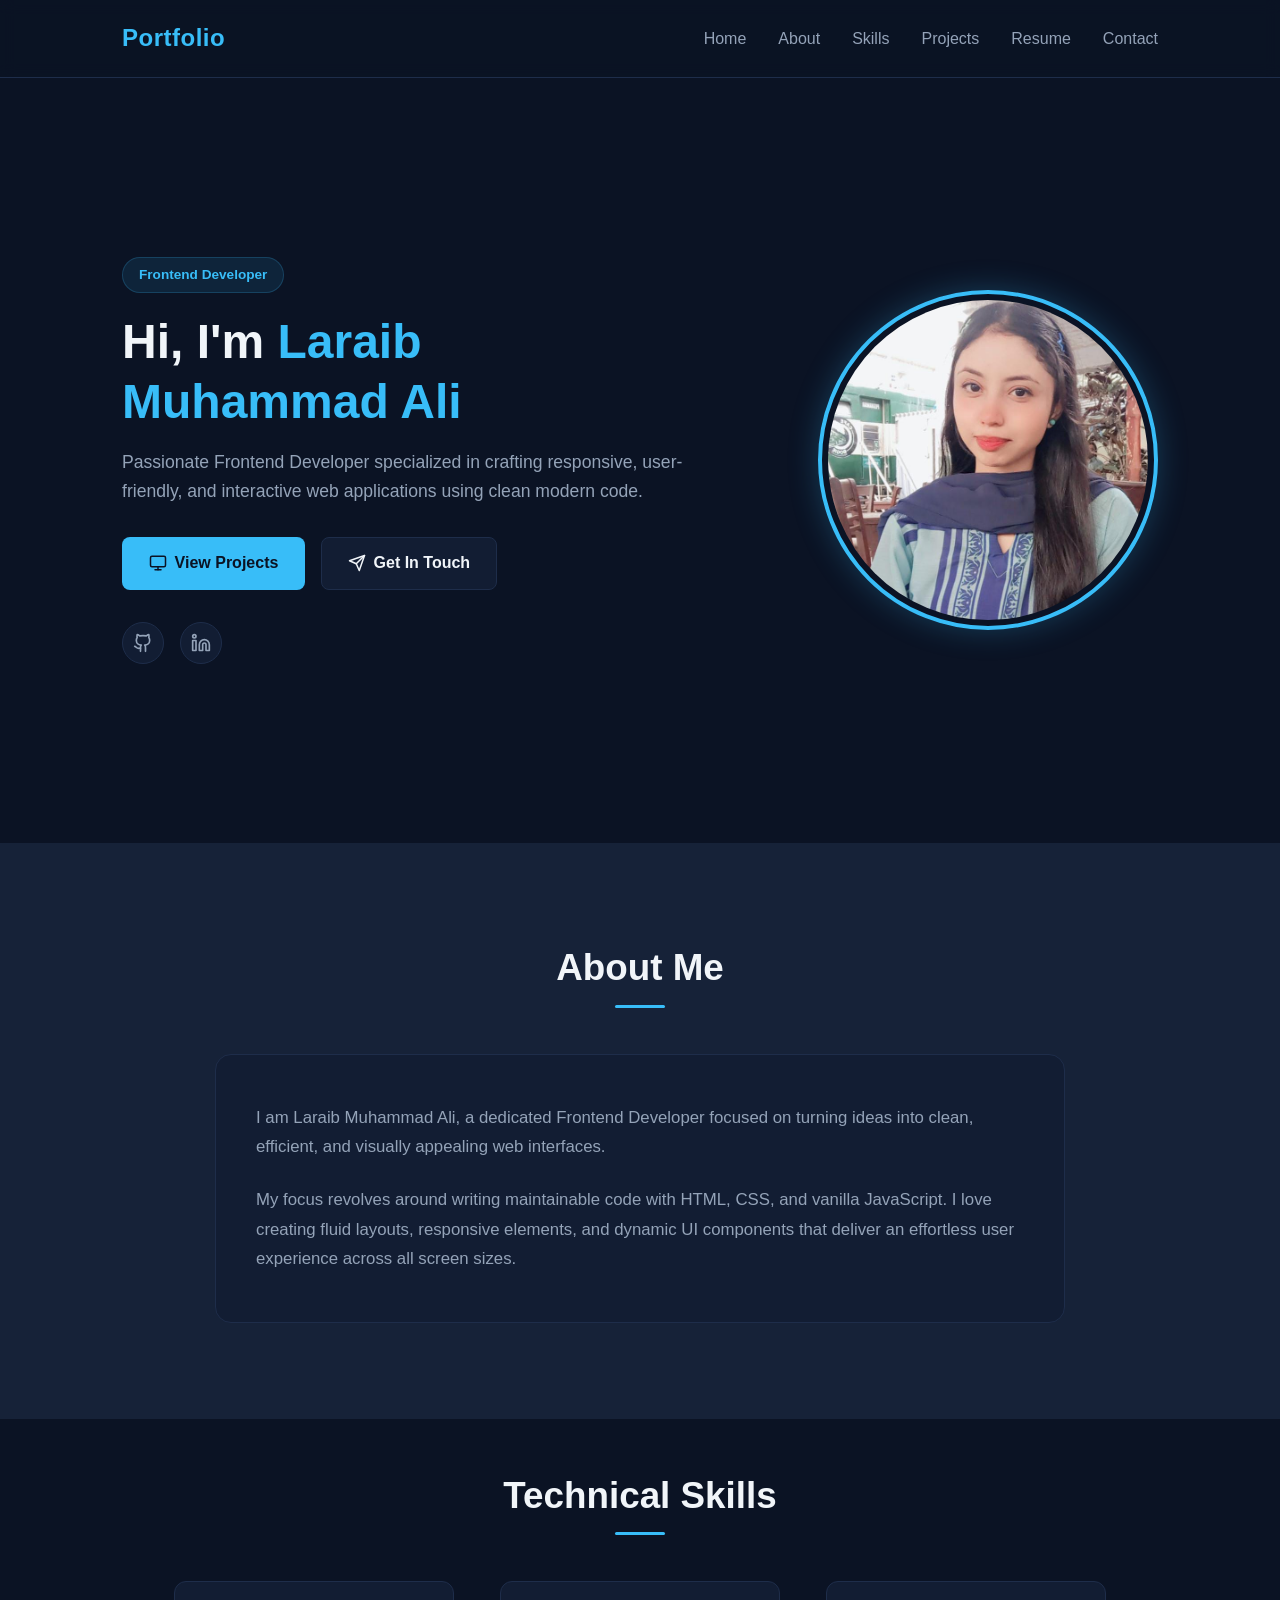
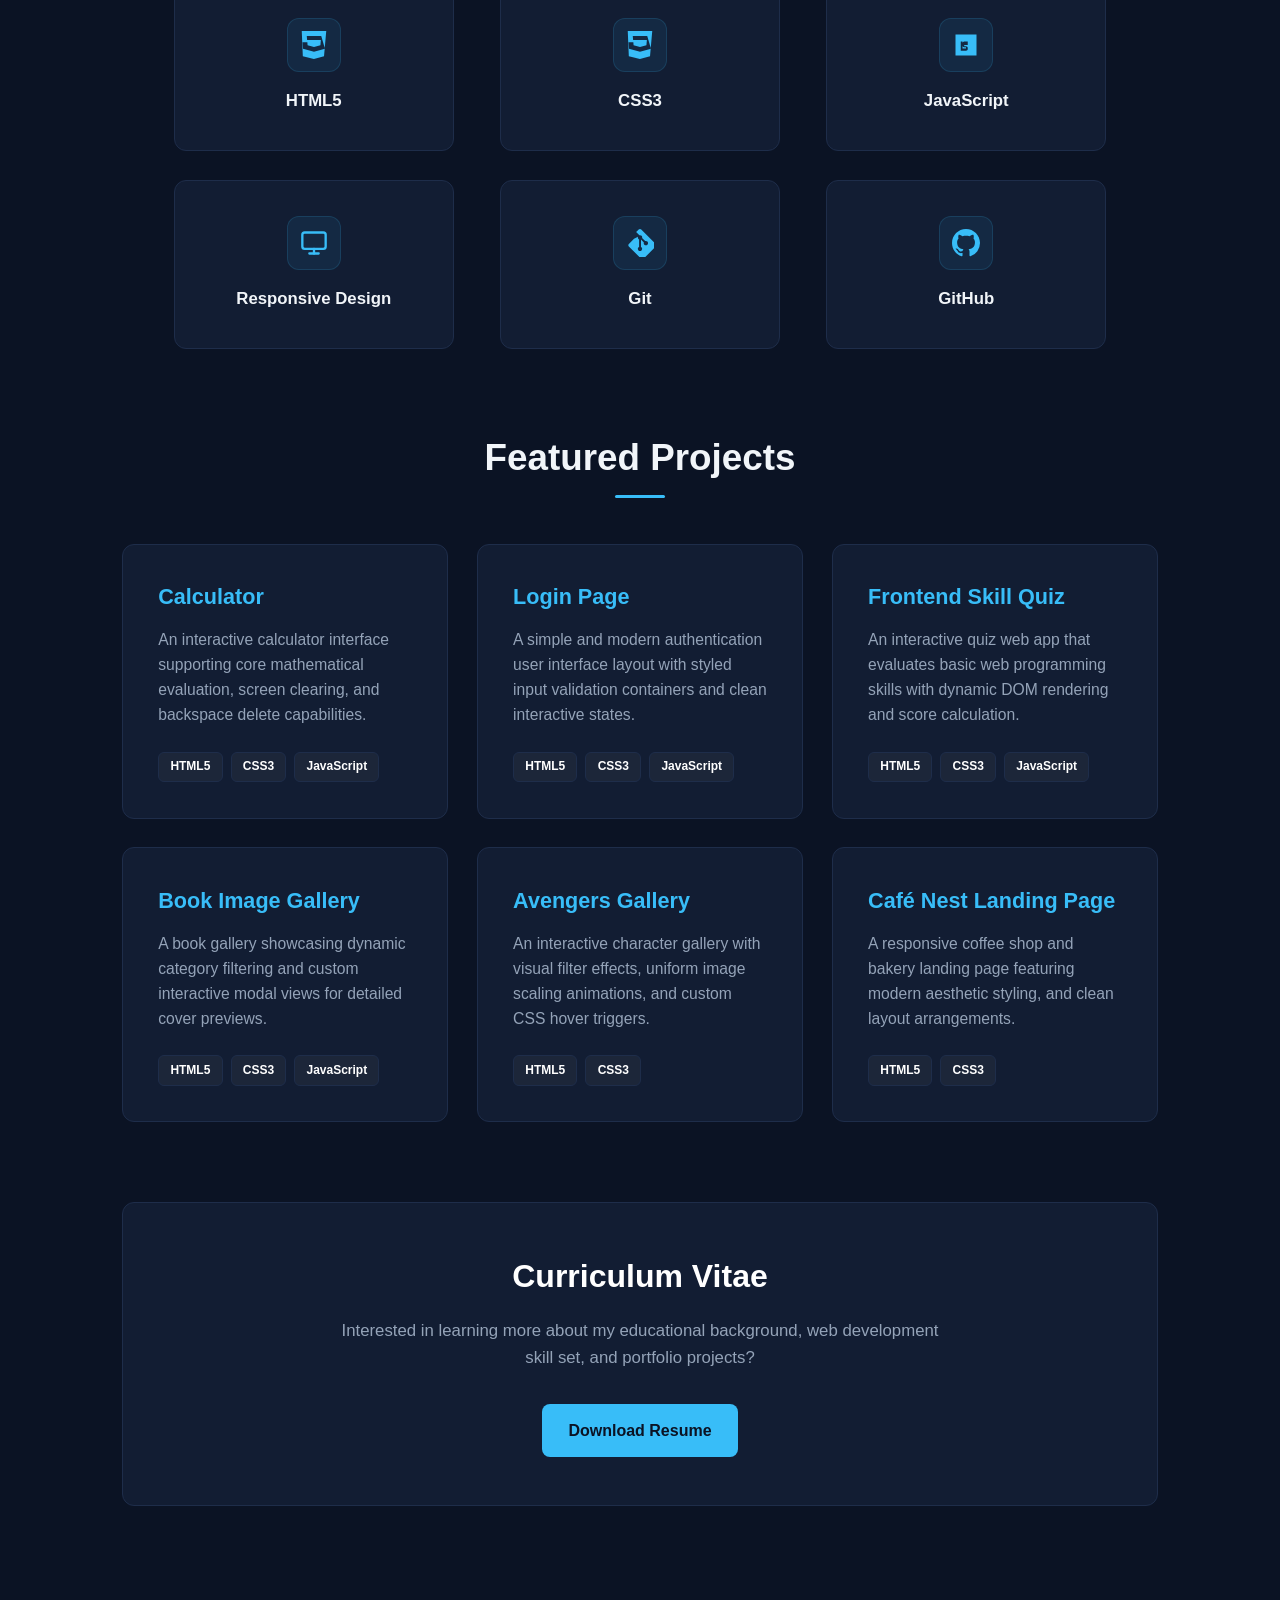
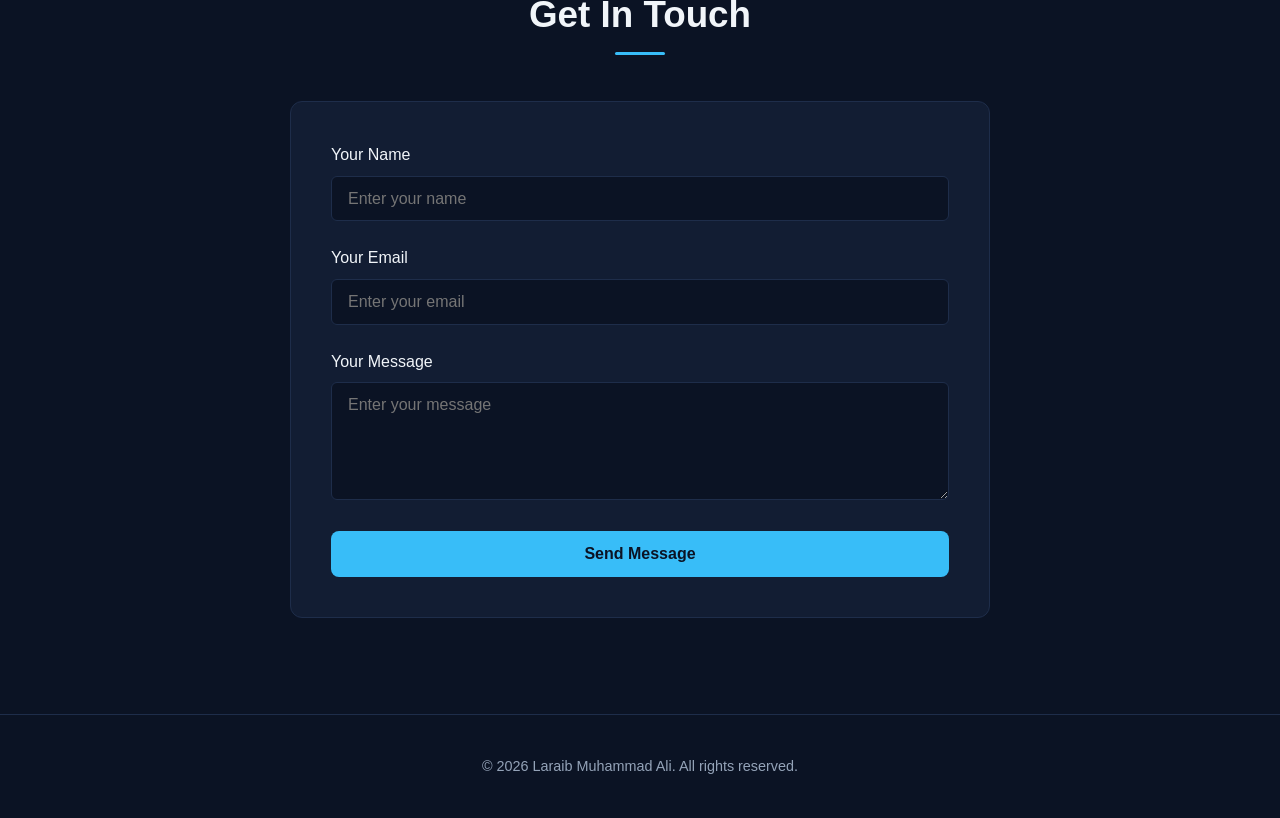
<file: index.html>
<!DOCTYPE html>
<html lang="en">
<head>
  <meta charset="UTF-8">
  <meta name="viewport" content="width=device-width, initial-scale=1.0">
  <title>Laraib Muhammad Ali | Portfolio</title>
  <link rel="stylesheet" href="style.css">
</head>
<body>

  <header>
    <div class="header-container">
      <a href="#" class="logo">Portfolio</a>
      <nav>
        <ul class="nav-links">
          <li><a href="#home">Home</a></li>
          <li><a href="#about">About</a></li>
          <li><a href="#skills">Skills</a></li>
          <li><a href="#projects">Projects</a></li>
          <li><a href="#resume">Resume</a></li>
          <li><a href="#contact">Contact</a></li>
        </ul>
      </nav>
    </div>
  </header>

  <main>
    <section id="home" class="hero">
      <div class="hero-content">
        <span class="role-pill">Frontend Developer</span>
        <h1>Hi, I'm <span>Laraib <br> Muhammad Ali</span></h1>
        <p>Passionate Frontend Developer specialized in crafting responsive, user-friendly, and interactive web applications using clean modern code.</p>
        <div class="hero-actions">
          <a href="#projects" class="btn btn-primary">
            <svg xmlns="http://www.w3.org/2000/svg" width="18" height="18" viewBox="0 0 24 24" fill="none" stroke="currentColor" stroke-width="2" stroke-linecap="round" stroke-linejoin="round"><rect x="2" y="3" width="20" height="14" rx="2" ry="2"></rect><line x1="8" y1="21" x2="16" y2="21"></line><line x1="12" y1="17" x2="12" y2="21"></line></svg>
            View Projects
          </a>
          <a href="#contact" class="btn btn-secondary">
            <svg xmlns="http://www.w3.org/2000/svg" width="18" height="18" viewBox="0 0 24 24" fill="none" stroke="currentColor" stroke-width="2" stroke-linecap="round" stroke-linejoin="round"><line x1="22" y1="2" x2="11" y2="13"></line><polygon points="22 2 15 22 11 13 2 9 22 2"></polygon></svg>
            Get In Touch
          </a>
        </div>
        <div class="social-links">
          <a href="https://github.com/laraib726" target="_blank" rel="noopener noreferrer" class="icon-link" aria-label="GitHub">
            <svg xmlns="http://www.w3.org/2000/svg" width="20" height="20" viewBox="0 0 24 24" fill="none" stroke="currentColor" stroke-width="2" stroke-linecap="round" stroke-linejoin="round"><path d="M15 22v-4a4.8 4.8 0 0 0-1-3.5c3 0 6-2 6-5.5.08-1.25-.27-2.48-1-3.5.28-1.15.28-2.35 0-3.5 0 0-1 0-3 1.5-2.64-.5-5.36-.5-8 0C6 2 5 2 5 2c-.3 1.15-.3 2.35 0 3.5A5.403 5.403 0 0 0 4 9c0 3.5 3 5.5 6 5.5-.39.49-.68 1.05-.85 1.65-.17.6-.22 1.23-.15 1.85v4"></path><path d="M9 18c-4.51 2-5-2-7-2"></path></svg>
          </a>
          <a href="https://www.linkedin.com/in/laraib-muhammad-ali-13448a418?utm_source=share_via&utm_content=profile&utm_medium=member_android" target="_blank" rel="noopener noreferrer" class="icon-link" aria-label="LinkedIn">
            <svg xmlns="http://www.w3.org/2000/svg" width="20" height="20" viewBox="0 0 24 24" fill="none" stroke="currentColor" stroke-width="2" stroke-linecap="round" stroke-linejoin="round"><path d="M16 8a6 6 0 0 1 6 6v7h-4v-7a2 2 0 0 0-2-2 2 2 0 0 0-2 2v7h-4v-7a6 6 0 0 1 6-6z"></path><rect x="2" y="9" width="4" height="12"></rect><circle cx="4" cy="4" r="2"></circle></svg>
          </a>
        </div>
      </div>
      <div class="hero-image-container">
        <img src="./my pic.jpg" alt="Laraib Muhammad Ali" class="profile-img">
      </div>
    </section>

    <section id="about" class="about-section-wrapper">
      <div class="section-title">
        <h2>About Me</h2>
      </div>
      <div class="about-card">
        <p>I am Laraib Muhammad Ali, a dedicated Frontend Developer focused on turning ideas into clean, efficient, and visually appealing web interfaces.</p>
        <p>My focus revolves around writing maintainable code with HTML, CSS, and vanilla JavaScript. I love creating fluid layouts, responsive elements, and dynamic UI components that deliver an effortless user experience across all screen sizes.</p>
      </div>
    </section>

    <section id="skills">
      <div class="section-title">
        <h2>Technical Skills</h2>
      </div>
      <div class="skills-grid">
        <div class="skill-card">
          <div class="skill-icon-wrapper">
            <svg class="skill-icon" viewBox="0 0 24 24"><path fill="currentColor" d="M1.5 0h21l-1.91 21.563L11.97 24 2.42 21.563zM18.2 4.2H5.8l.3 3.5h11.8l-.4 4.5-5.5 1.5-5.5-1.5-.2-2.5H2.2l.4 5.5 9.4 2.6 9.4-2.6z"/></svg>
          </div>
          <h3>HTML5</h3>
        </div>

        <div class="skill-card">
          <div class="skill-icon-wrapper">
            <svg class="skill-icon" viewBox="0 0 24 24"><path fill="currentColor" d="M1.5 0h21l-1.91 21.563L11.97 24 2.42 21.563zM18.2 4.2H5.8l.3 3.5h11.8l-.4 4.5-5.5 1.5-5.5-1.5-.2-2.5H2.2l.4 5.5 9.4 2.6 9.4-2.6z"/></svg>
          </div>
          <h3>CSS3</h3>
        </div>

        <div class="skill-card">
          <div class="skill-icon-wrapper">
            <svg class="skill-icon" viewBox="0 0 24 24"><path fill="currentColor" d="M3 3h18v18H3V3zm10.5 11.5c0-.83-.67-1.5-1.5-1.5h-1.5v-1h3V9H10.5c-.83 0-1.5.67-1.5 1.5v2c0 .83.67 1.5 1.5 1.5h1.5v1h-3v2h3c.83 0 1.5-.67 1.5-1.5v-2zM7.5 17h1.5v-8H7.5v8z"/></svg>
          </div>
          <h3>JavaScript</h3>
        </div>

        <div class="skill-card">
          <div class="skill-icon-wrapper">
            <svg class="skill-icon" viewBox="0 0 24 24" fill="none" stroke="currentColor" stroke-width="2" stroke-linecap="round" stroke-linejoin="round"><rect x="2" y="3" width="20" height="14" rx="2" ry="2"></rect><line x1="8" y1="21" x2="16" y2="21"></line><line x1="12" y1="17" x2="12" y2="21"></line></svg>
          </div>
          <h3>Responsive Design</h3>
        </div>

        <div class="skill-card">
          <div class="skill-icon-wrapper">
            <svg class="skill-icon" viewBox="0 0 24 24"><path fill="currentColor" d="M23.546 10.93L13.067.452c-.604-.603-1.582-.603-2.188 0L8.708 2.627l2.76 2.76c.645-.215 1.379-.07 1.889.44.516.515.655 1.258.428 1.909l2.647 2.647c.65-.227 1.393-.087 1.909.428.723.724.723 1.897 0 2.621-.724.723-1.898.723-2.622 0-.532-.532-.667-1.298-.403-1.96l-2.47-2.47v6.38c.162.08.315.19.447.323.723.724.723 1.897 0 2.621-.724.724-1.897.724-2.621 0-.724-.724-.724-1.897 0-2.621.163-.163.35-.285.55-.362v-6.44c-.2-.077-.387-.199-.55-.362-.533-.533-.667-1.299-.402-1.96L6.87 8.358l-4.42 4.42c-.603.603-.603 1.581 0 2.185l10.48 10.478c.603.604 1.582.604 2.186 0l10.43-10.43c.603-.603.603-1.582 0-2.185z"/></svg>
          </div>
          <h3>Git</h3>
        </div>

        <div class="skill-card">
          <div class="skill-icon-wrapper">
            <svg class="skill-icon" viewBox="0 0 24 24"><path fill="currentColor" d="M12 0C5.37 0 0 5.37 0 12c0 5.31 3.435 9.795 8.205 11.385.6.105.825-.255.825-.57 0-.285-.015-1.23-.015-2.235-3.015.555-3.795-.735-4.035-1.41-.135-.345-.72-1.41-1.23-1.695-.42-.225-1.02-.78-.015-.795.945-.015 1.62.87 1.845 1.23 1.08 1.815 2.805 1.305 3.495.99.105-.78.42-1.305.765-1.605-2.67-.3-5.46-1.335-5.46-5.925 0-1.305.465-2.385 1.23-3.225-.12-.3-.54-1.53.12-3.18 0 0 1.005-.315 3.3 1.23.96-.27 1.98-.405 3-.405s2.04.135 3 .405c2.295-1.56 3.3-1.23 3.3-1.23.66 1.65.24 2.88.12 3.18.765.84 1.23 1.905 1.23 3.225 0 4.605-2.805 5.625-5.475 5.925.435.375.81 1.095.81 2.22 0 1.605-.015 2.895-.015 3.3 0 .315.225.69.825.57A12.02 12.02 0 0024 12c0-6.63-5.37-12-12-12z"/></svg>
          </div>
          <h3>GitHub</h3>
        </div>
      </div>
    </section>

    <section id="projects">
      <div class="section-title">
        <h2>Featured Projects</h2>
      </div>
      <div class="projects-grid">
        
        <article class="project-card">
          <h3 class="project-title">
        <a href="projects/calculator/index.html" target="_blank">Calculator </a>
         </h3>
          <p>An interactive calculator interface supporting core mathematical evaluation, screen clearing, and backspace delete capabilities.</p>
          <div class="project-tech">
            <span>HTML5</span>
            <span>CSS3</span>
            <span>JavaScript</span>
          </div>
        </article>

        <article class="project-card">
           <h3 class="project-title">
        <a href="projects/Login pg/index.html" target="_blank">Login Page</a>
         </h3>
          <p>A simple and modern authentication user interface layout with styled input validation containers and clean interactive states.</p>
          <div class="project-tech">
            <span>HTML5</span>
            <span>CSS3</span>
            <span>JavaScript</span>
          </div>
        </article>

        <article class="project-card">
          <h3 class="project-title">
        <a href="projects/Frontend skill quiz/index.html" target="_blank">Frontend Skill Quiz</a>
         </h3>
          <p>An interactive quiz web app that evaluates basic web programming skills with dynamic DOM rendering and score calculation.</p>
          <div class="project-tech">
            <span>HTML5</span>
            <span>CSS3</span>
            <span>JavaScript</span>
          </div>
        </article>

        <article class="project-card">
         <h3 class="project-title">
        <a href="projects/Image Gallery/index.html" target="_blank">Book Image Gallery</a>
         </h3>
          <p>A book gallery showcasing dynamic category filtering and custom interactive modal views for detailed cover previews.</p>
          <div class="project-tech">
            <span>HTML5</span>
            <span>CSS3</span>
            <span>JavaScript</span>
          </div>
        </article>

        <article class="project-card">
       <h3 class="project-title">
        <a href="projects/Avengers/task.html" target="_blank">Avengers  Gallery</a>
         </h3>
          <p>An interactive character gallery with visual filter effects, uniform image scaling animations, and custom CSS hover triggers.</p>
          <div class="project-tech">
            <span>HTML5</span>
            <span>CSS3</span>
          </div>
        </article>

        <article class="project-card">
          <h3 class="project-title">
        <a href="projects/Cafe Nest/index.html" target="_blank">Café Nest Landing Page</a>
         </h3>
          <p>A responsive coffee shop and bakery landing page featuring modern aesthetic styling, and clean layout arrangements.</p>
          <div class="project-tech">
            <span>HTML5</span>
            <span>CSS3</span>
          </div>
        </article>

      </div>
    </section>

    <section id="resume">
      <div class="resume-card">
        <h2>Curriculum Vitae</h2>
        <p>Interested in learning more about my educational background, web development skill set, and portfolio projects?</p>
        <a href="CV.pdf" target="_blank" download class="btn btn-primary">Download Resume</a>
      </div>
    </section>

    <section id="contact">
      <div class="section-title">
        <h2>Get In Touch</h2>
      </div>
      <div class="contact-card">
        <form id="contact-form">
          <div class="form-group">
            <label for="name">Your Name</label>
            <input type="text" id="name" required placeholder="Enter your name">
          </div>
          <div class="form-group">
            <label for="email">Your Email</label>
            <input type="email" id="email" required placeholder="Enter your email">
          </div>
          <div class="form-group">
            <label for="message">Your Message</label>
            <textarea id="message" rows="5" required placeholder="Enter your message"></textarea>
          </div>
          <button type="submit" class="btn btn-primary submit-btn">Send Message</button>
        </form>
      </div>
    </section>
  </main>

  <footer>
    <p>&copy; 2026 Laraib Muhammad Ali. All rights reserved.</p>
  </footer>
  <script src="script.js"></script>

</body>
</html>
</file>
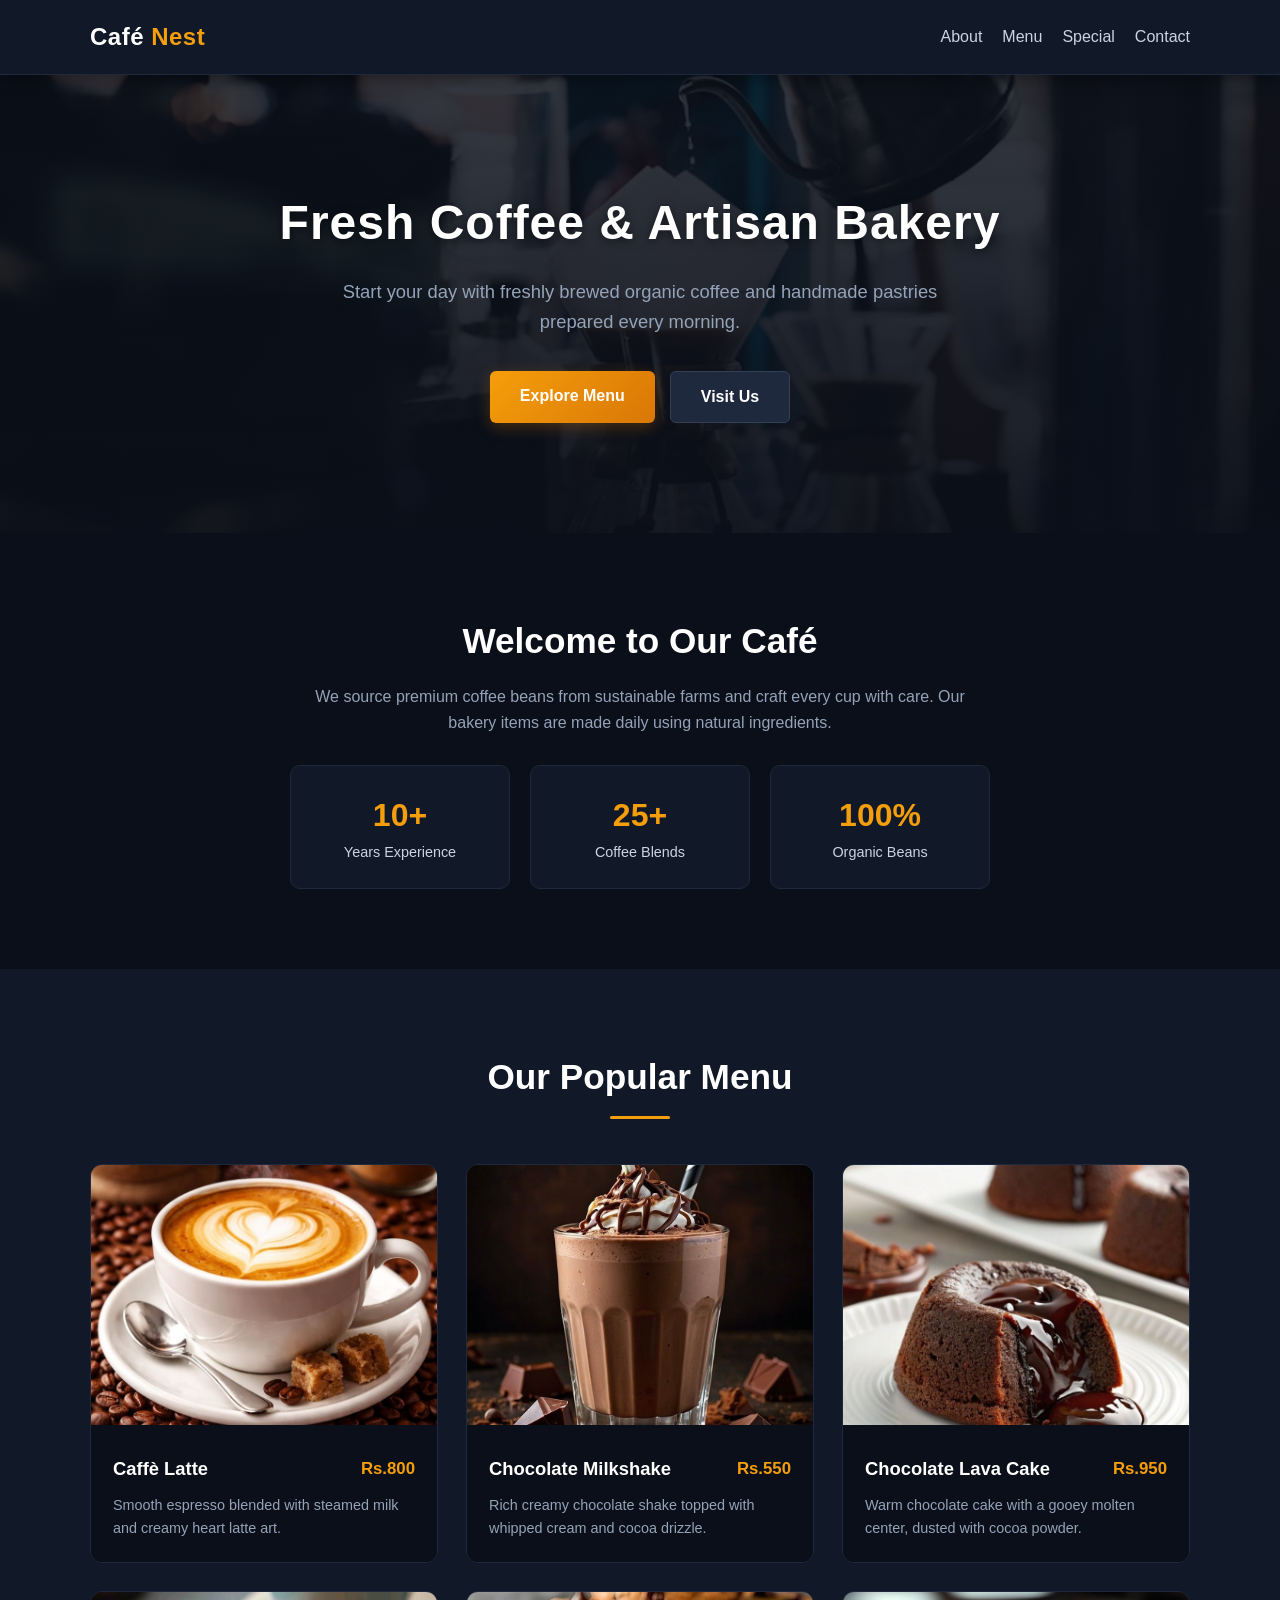
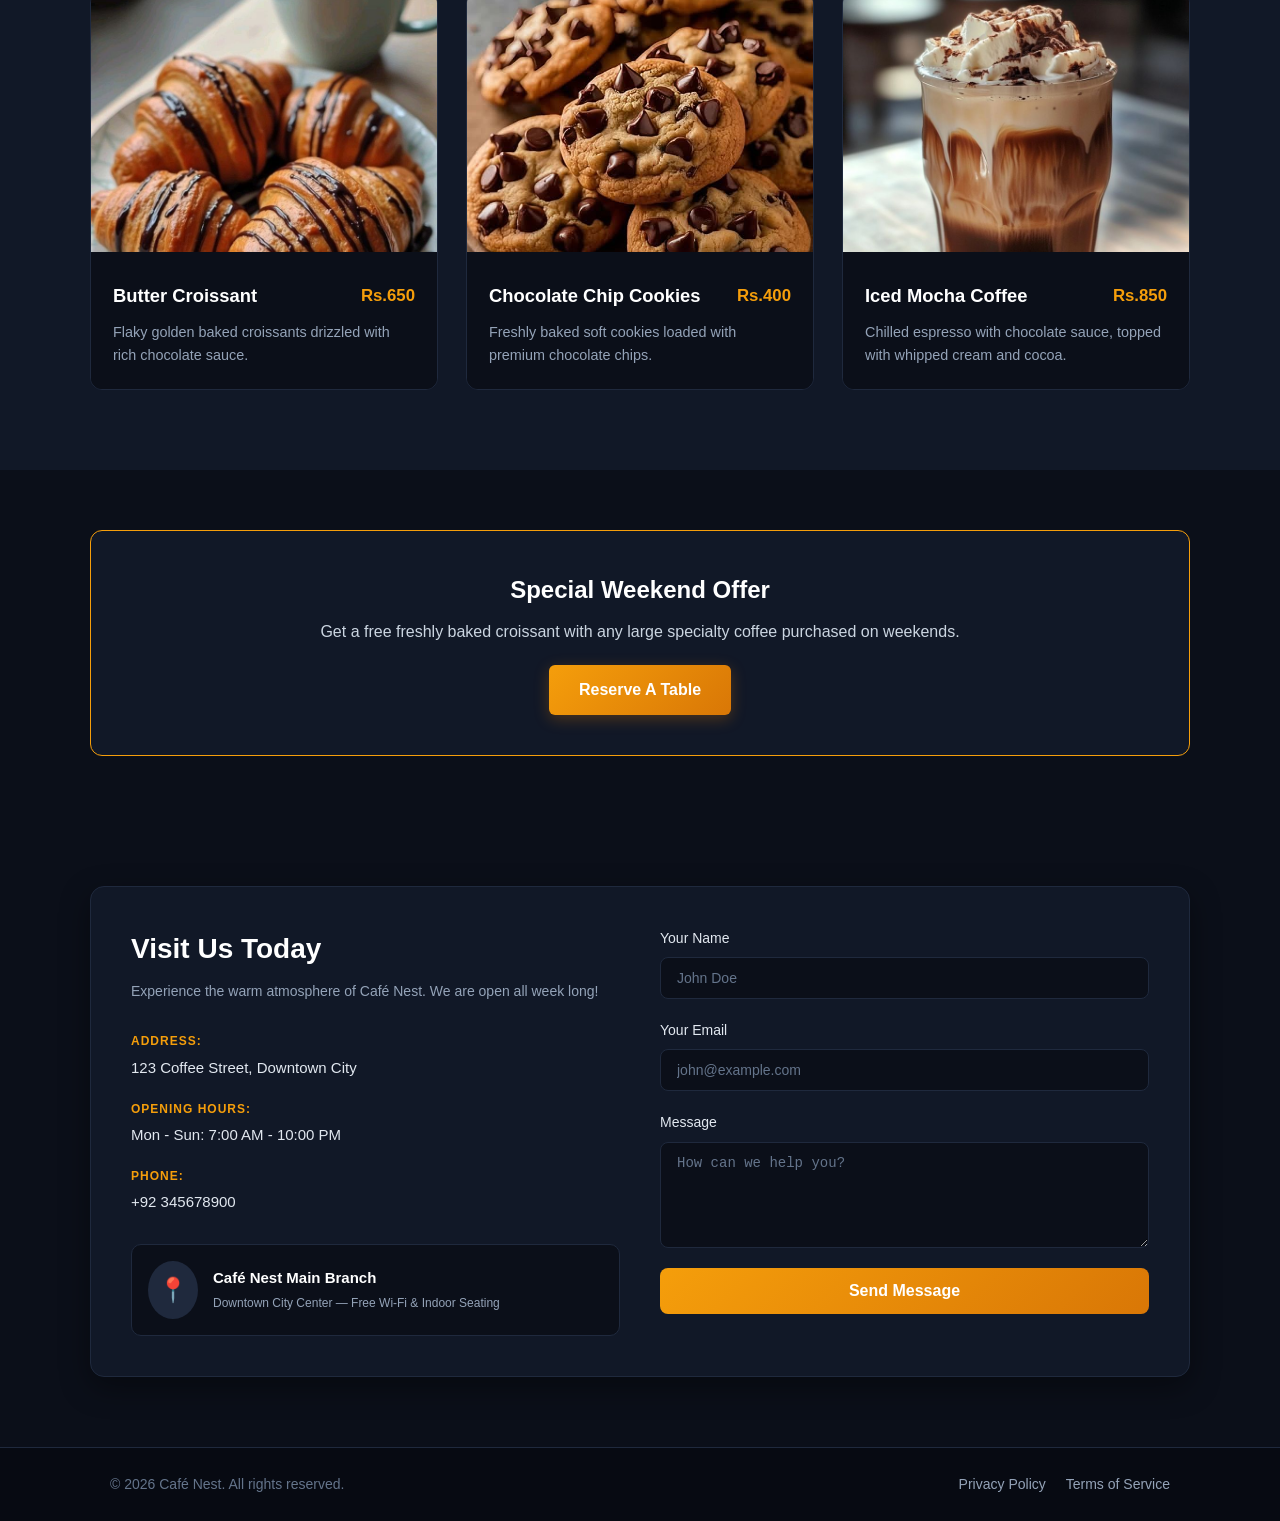
<file: projects/Cafe Nest/index.html>
<!DOCTYPE html>
<html lang="en">
<head>
    <meta charset="UTF-8">
    <meta name="viewport" content="width=device-width, initial-scale=1.0">
    <title>Café Nest | Coffee & Bakery</title>
    <link rel="stylesheet" href="style.css">
</head>
<body>

    <header class="header">
        <div class="container nav-container">
            <a href="#" class="logo">Café <span>Nest</span></a>
            <nav class="nav-links">
                <a href="#about">About</a>
                <a href="#menu">Menu</a>
                <a href="#special">Special</a>
                <a href="#contact">Contact</a>
            </nav>
        </div>
    </header>

    <section class="hero">
        <div class="container hero-content">
            <h1>Fresh Coffee & Artisan Bakery</h1>
            <p>Start your day with freshly brewed organic coffee and handmade pastries prepared every morning.</p>
            <div class="hero-buttons">
                <a href="#menu" class="btn btn-primary">Explore Menu</a>
                <a href="#contact" class="btn btn-secondary">Visit Us</a>
            </div>
        </div>
    </section>

    <section id="about" class="about">
        <div class="container about-grid">
            <div class="about-text">
                <h2>Welcome to Our Café</h2>
                <p>We source premium coffee beans from sustainable farms and craft every cup with care. Our bakery items are made daily using natural ingredients.</p>
                <div class="stats">
                    <div class="stat-box">
                        <h3>10+</h3>
                        <p>Years Experience</p>
                    </div>
                    <div class="stat-box">
                        <h3>25+</h3>
                        <p>Coffee Blends</p>
                    </div>
                    <div class="stat-box">
                        <h3>100%</h3>
                        <p>Organic Beans</p>
                    </div>
                </div>
            </div>
        </div>
    </section>

    <section id="menu" class="menu">
        <div class="container">
            <h2 class="section-title">Our Popular Menu</h2>
            <div class="menu-grid">
                
                <div class="menu-card">
                    <img src="images/Caffè Latte.jpg" alt="Caffè Latte">
                    <div class="menu-info">
                        <div class="menu-header">
                            <h3>Caffè Latte</h3>
                            <span class="price">Rs.800</span>
                        </div>
                        <p>Smooth espresso blended with steamed milk and creamy heart latte art.</p>
                    </div>
                </div>
                
                <div class="menu-card">
                    <img src="images/Chocolate Milkshake.jpg" alt="chocolate Milkshake">
                    <div class="menu-info">
                        <div class="menu-header">
                            <h3>Chocolate Milkshake</h3>
                            <span class="price">Rs.550</span>
                        </div>
                        <p>Rich creamy chocolate shake topped with whipped cream and cocoa drizzle.</p>
                    </div>
                </div>
                 <div class="menu-card">
                    <img src="images/Lava Cake.jpg" alt="Chocolate Lava Cake">
                    <div class="menu-info">
                        <div class="menu-header">
                            <h3>Chocolate Lava Cake</h3>
                            <span class="price">Rs.950</span>
                        </div>
                        <p>Warm chocolate cake with a gooey molten center, dusted with cocoa powder.</p>
                    </div>
                </div>

                <div class="menu-card">
                    <img src="images/Butter Croissant.jpg" alt="Croissant">
                    <div class="menu-info">
                        <div class="menu-header">
                            <h3>Butter Croissant</h3>
                            <span class="price">Rs.650</span>
                        </div>
                        <p>Flaky golden baked croissants drizzled with rich chocolate sauce.</p>
                    </div>
                </div>


                <div class="menu-card">
                    <img src="images/Cookies.jpg" alt="Cookies">
                    <div class="menu-info">
                        <div class="menu-header">
                            <h3>Chocolate Chip Cookies</h3>
                            <span class="price">Rs.400</span>
                        </div>
                        <p>Freshly baked soft cookies loaded with premium chocolate chips.</p>
                    </div>
                </div>
                  <div class="menu-card">
                    <img src="images/Iced Mocha Coffee.jpg" alt="Iced Mocha Coffee">
                    <div class="menu-info">
                        <div class="menu-header">
                            <h3>Iced Mocha Coffee</h3>
                            <span class="price">Rs.850</span>
                        </div>
                        <p>Chilled espresso with chocolate sauce, topped with whipped cream and cocoa.</p>
                    </div>
                </div>

            </div>
        </div>
    </section>

    <section id="special" class="special">
        <div class="container special-box">
            <h2>Special Weekend Offer</h2>
            <p>Get a free freshly baked croissant with any large specialty coffee purchased on weekends.</p>
            <a href="#contact" class="btn btn-primary">Reserve A Table</a>
        </div>
    </section>
<section id="contact" class="contact-section">
    <div class="contact-container">
        
        <div class="contact-info">
            <h2>Visit Us Today</h2>
            <p class="subtitle">Experience the warm atmosphere of Café Nest. We are open all week long!</p>

            <div class="info-group">
                <span class="label">ADDRESS:</span>
                <p>123 Coffee Street, Downtown City</p>
            </div>

            <div class="info-group">
                <span class="label">OPENING HOURS:</span>
                <p>Mon - Sun: 7:00 AM - 10:00 PM</p>
            </div>

            <div class="info-group">
                <span class="label">PHONE:</span>
                <p>+92 345678900</p>
            </div>

        
            <div class="branch-card">
                <div class="pin-icon">📍</div>
                <div class="branch-details">
                    <h4>Café Nest Main Branch</h4>
                    <p>Downtown City Center — Free Wi-Fi & Indoor Seating</p>
                </div>
            </div>
        </div>

        
        <div class="contact-form-wrapper">
            <form class="contact-form" onsubmit="event.preventDefault(); alert('Message sent successfully!');">
                <div class="form-group">
                    <label for="name">Your Name</label>
                    <input type="text" id="name" placeholder="John Doe" required>
                </div>

                <div class="form-group">
                    <label for="email">Your Email</label>
                    <input type="email" id="email" placeholder="john@example.com" required>
                </div>

                <div class="form-group">
                    <label for="message">Message</label>
                    <textarea id="message" rows="5" placeholder="How can we help you?" required></textarea>
                </div>

                <button type="submit" class="submit-btn">Send Message</button>
            </form>
        </div>

    </div>
</section>
    <footer class="footer">
        <div class="container footer-content">
            <p>&copy; 2026 Café Nest. All rights reserved.</p>
            <div class="footer-links">
                <a href="#">Privacy Policy</a>
                <a href="#">Terms of Service</a>
            </div>
        </div>
    </footer>

</body>
</html>
</file>
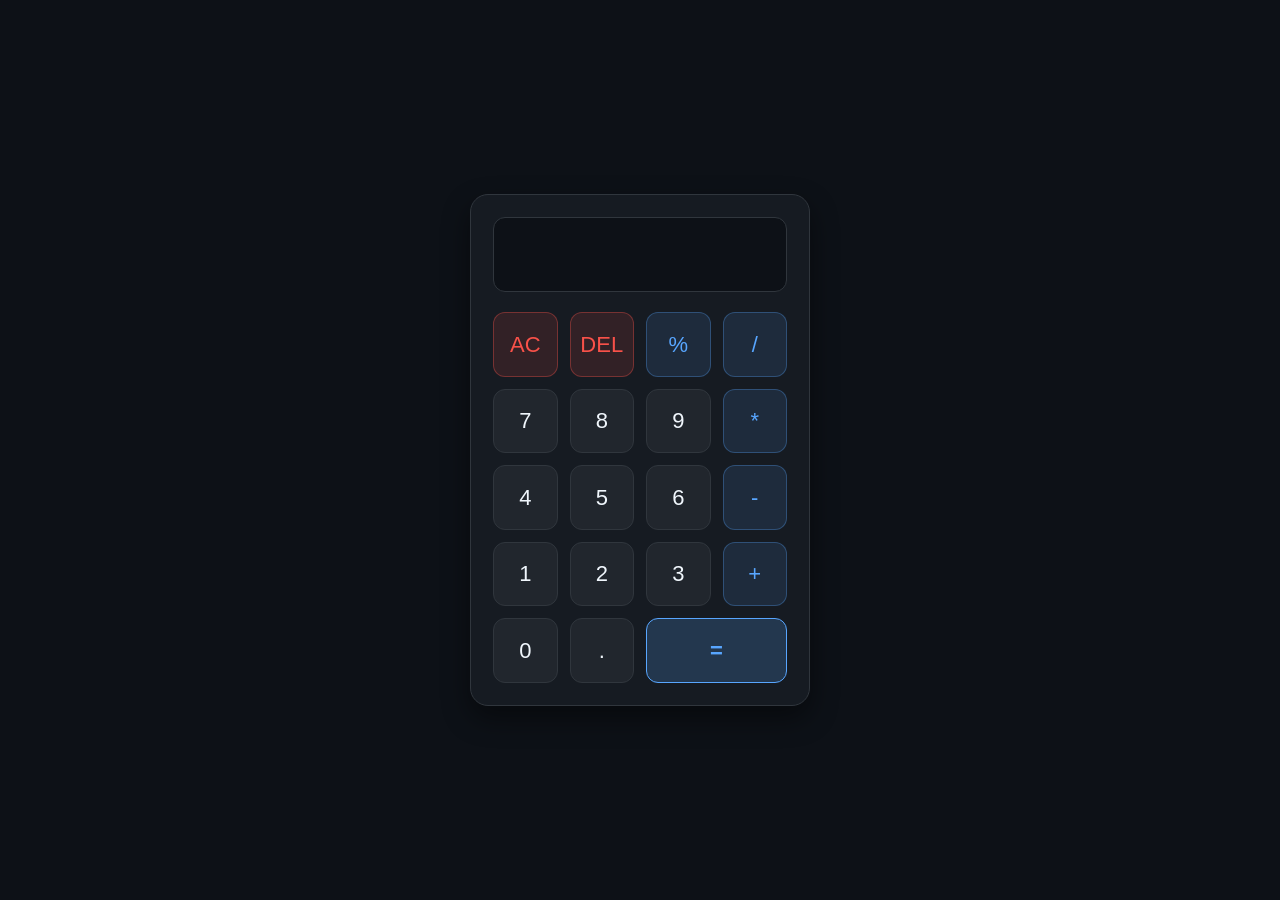
<file: projects/calculator/index.html>
<!DOCTYPE html>
<html lang="en">
<head>
    <meta charset="UTF-8">
    <meta name="viewport" content="width=device-width, initial-scale=1.0">
    <title>Calculator</title>
    <link rel="stylesheet" href="style.css">
</head>
<body>

    <div class="calculator">
        <input type="text" class="display" id="display" readonly>
        
        <div class="buttons-grid">
            <button class="btn btn-purple" onclick="clearDisplay()">AC</button>
            <button class="btn btn-purple" onclick="deleteLast()">DEL</button>
            <button class="btn btn-blue" onclick="appendToDisplay('%')">%</button>
            <button class="btn btn-blue" onclick="appendToDisplay('/')">/</button>

            <button class="btn" onclick="appendToDisplay('7')">7</button>
            <button class="btn" onclick="appendToDisplay('8')">8</button>
            <button class="btn" onclick="appendToDisplay('9')">9</button>
            <button class="btn btn-blue" onclick="appendToDisplay('*')">*</button>

            <button class="btn" onclick="appendToDisplay('4')">4</button>
            <button class="btn" onclick="appendToDisplay('5')">5</button>
            <button class="btn" onclick="appendToDisplay('6')">6</button>
            <button class="btn btn-blue" onclick="appendToDisplay('-')">-</button>

            <button class="btn" onclick="appendToDisplay('1')">1</button>
            <button class="btn" onclick="appendToDisplay('2')">2</button>
            <button class="btn" onclick="appendToDisplay('3')">3</button>
            <button class="btn btn-blue" onclick="appendToDisplay('+')">+</button>

            <button class="btn" onclick="appendToDisplay('0')">0</button>
            <button class="btn" onclick="appendToDisplay('.')">.</button>
            <button class="btn btn-equal" onclick="calculate()">=</button>
        </div>
    </div>

    <script src="script.js"></script>
</body>
</html>
</file>
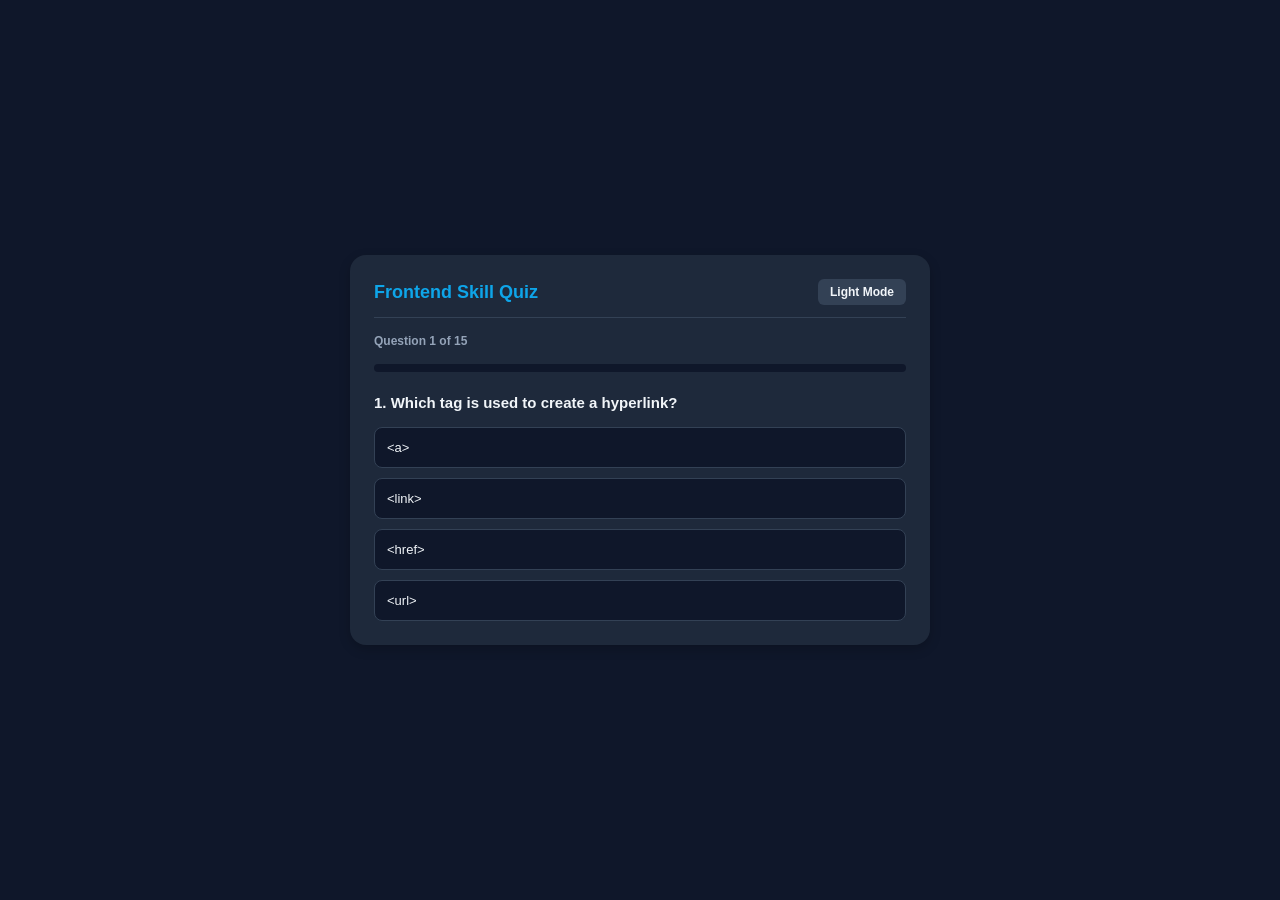
<file: projects/Frontend skill quiz/index.html>
<!DOCTYPE html>
<html lang="en">
<head>
  <meta charset="UTF-8">
  <meta name="viewport" content="width=device-width, initial-scale=1.0">
  <title>Frontend Skill Quiz & Result Generator</title>
  <link rel="stylesheet" href="style.css">
</head>
<body>

  <div class="quiz-card">
    <div class="top-bar">
      <div class="title">Frontend Skill Quiz</div>
      <button class="theme-btn" id="themeBtn" onclick="toggleTheme()">Light Mode</button>
    </div>

    <div class="status-text" id="statusText">Question 1 of 15</div>

    <div class="progress-bar-bg">
      <div class="progress-fill" id="progressFill"></div>
    </div>

    <div id="quizContent">
      <div class="question-text" id="questionText">Question loading...</div>
      <div class="options-grid" id="optionsContainer" style="margin-top: 14px;"></div>
    </div>

    <div class="result-box" id="resultBox">
      <div class="score-badge" id="scoreDisplay">Your Score: 0 / 15</div>
      <div class="feedback-text" id="feedbackText">Great effort!</div>
      <button class="restart-btn" onclick="resetQuiz()">Retake Quiz</button>
    </div>
  </div>

  <script src="script.js"></script>
</body>
</html>
</file>
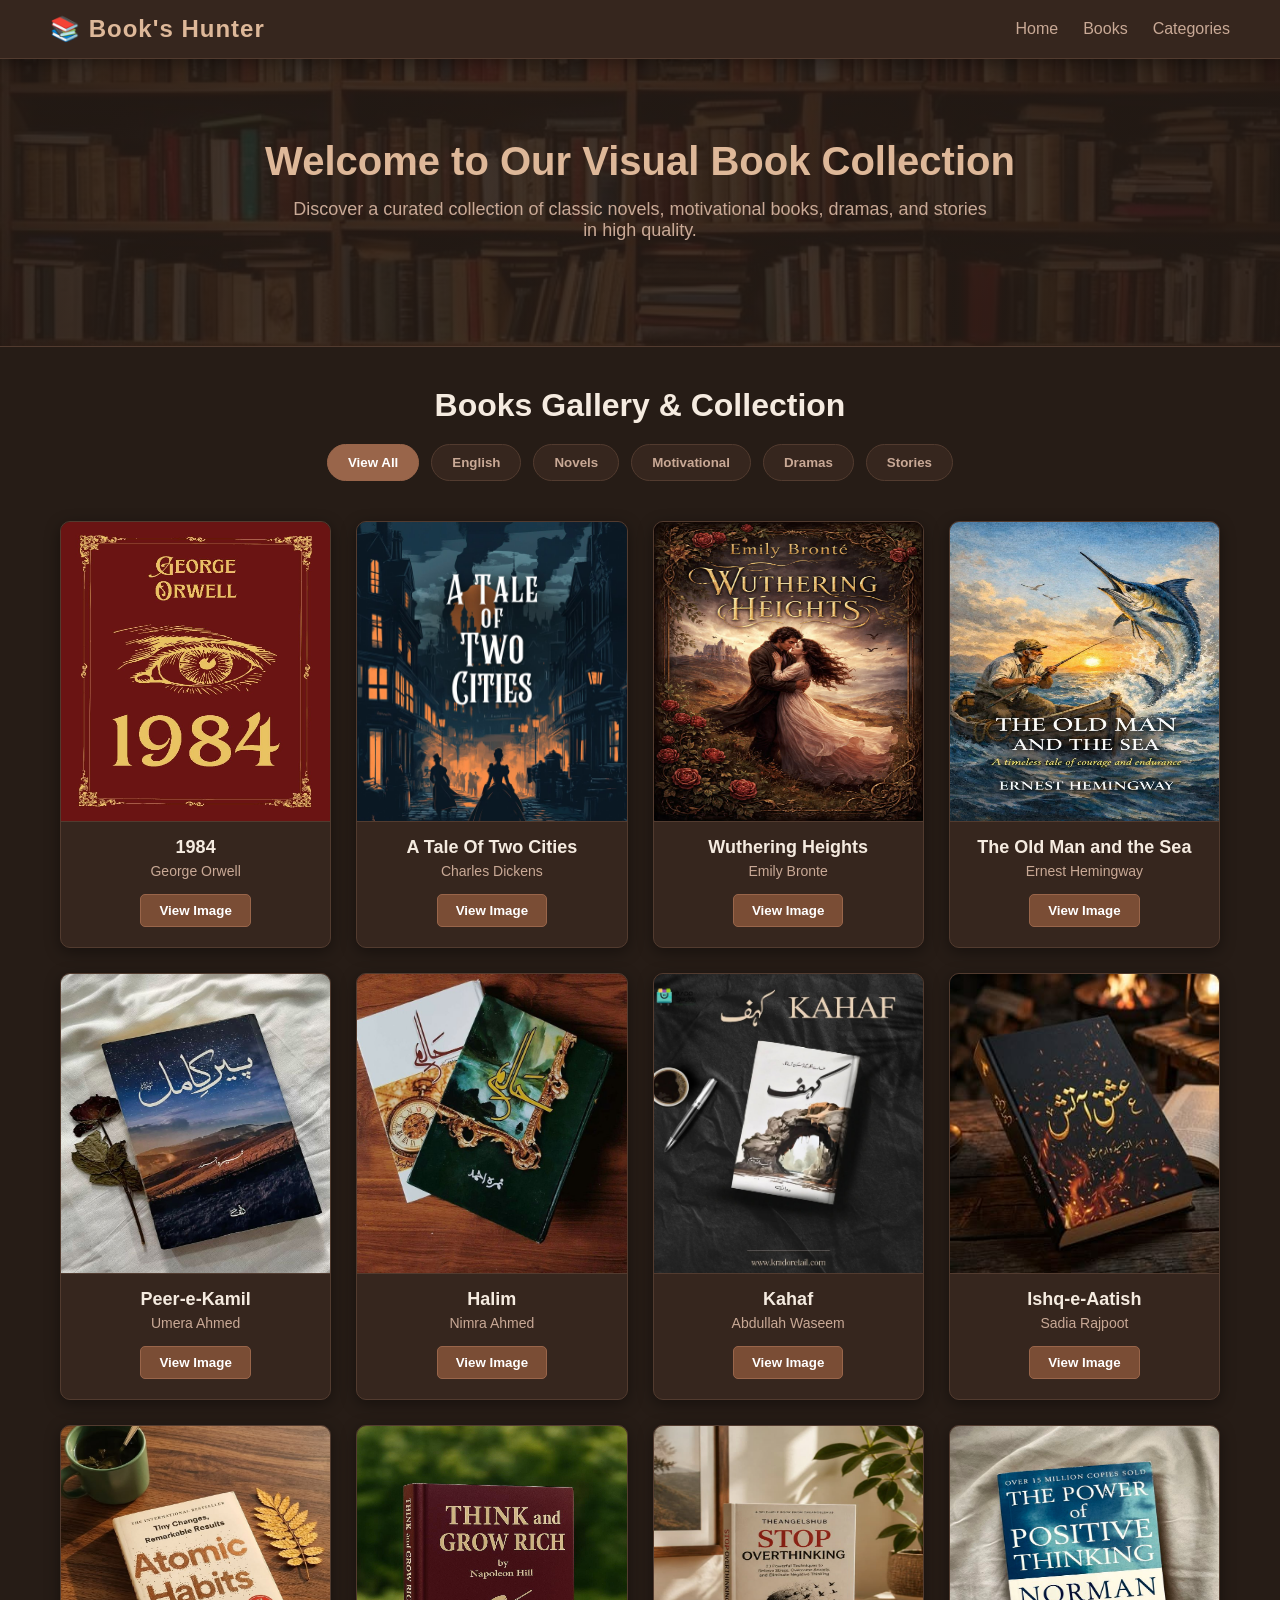
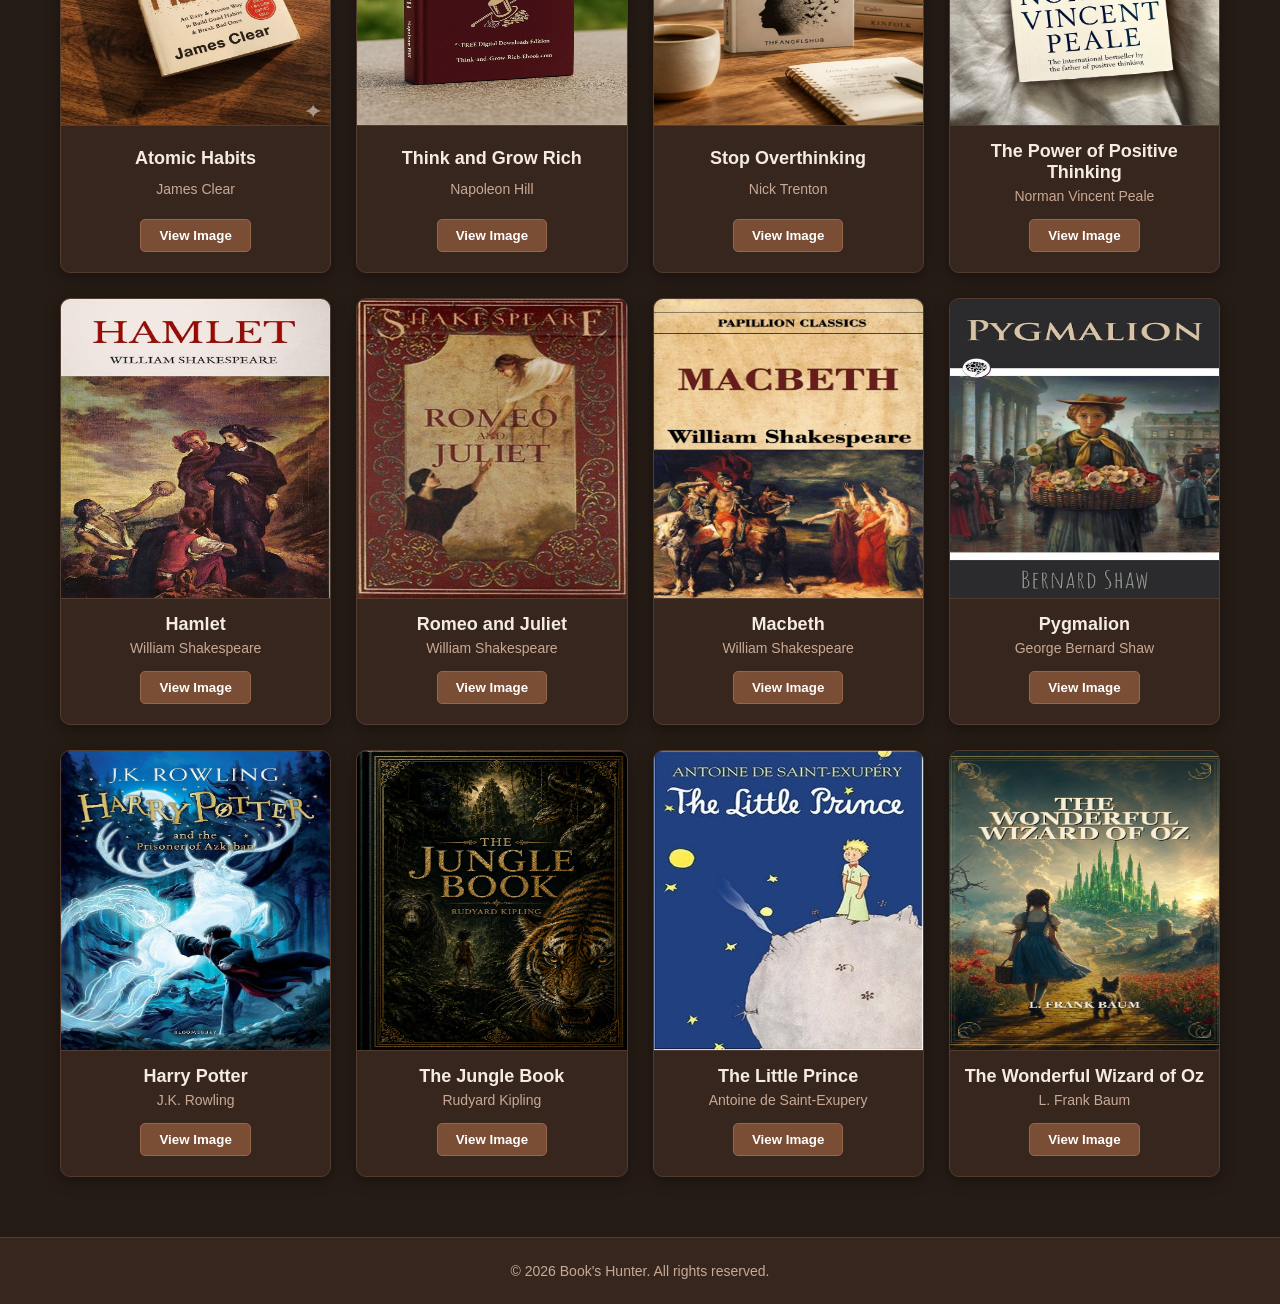
<file: projects/Image Gallery/index.html>
<!DOCTYPE html>
<html lang="en">
<head>
    <meta charset="UTF-8">
    <meta name="viewport" content="width=device-width, initial-scale=1.0">
    <title>Book's Hunter - Image Gallery </title>
    <link rel="stylesheet" href="style.css">
</head>
<body>

    <header>
        <div class="logo">📚 Book's Hunter</div>
        <nav>
            <ul>
                <li><a href="#hero">Home</a></li>
                <li><a href="#bookGrid">Books</a></li>
                <li><a href="#categories">Categories</a></li>
            </ul>
        </nav>
    </header>

    <section class="hero" id="hero">
        <h1>Welcome to Our Visual Book Collection</h1>
        <p>Discover a curated collection of classic novels, motivational books, dramas, and stories in high quality.</p>
    </section>

    <div class="gallery-container">
        <h2 class="section-title">Books Gallery & Collection</h2>

        <div class="filter-buttons" id="categories">
            <button class="filter-btn active" onclick="filterBooks('all', event)">View All</button>
            <button class="filter-btn" onclick="filterBooks('english', event)">English</button>
            <button class="filter-btn" onclick="filterBooks('novels', event)">Novels</button>
            <button class="filter-btn" onclick="filterBooks('motivational', event)">Motivational</button>
            <button class="filter-btn" onclick="filterBooks('dramas', event)">Dramas</button>
            <button class="filter-btn" onclick="filterBooks('stories', event)">Stories</button>
        </div>

        <div class="book-grid" id="bookGrid">
            <div class="book-card" data-category="english" onclick="openLightbox(this)">
                <img src="images/1984.jpg" alt="1984">
                <h3>1984</h3>
                <p>George Orwell</p>
                <button class="view-btn">View Image</button>
            </div>
            <div class="book-card" data-category="english" onclick="openLightbox(this)">
                <img src="images/a tale of two cities.jpg" alt="A tale of two cities">
                <h3>A Tale Of Two Cities</h3>
                <p>Charles Dickens</p>
                <button class="view-btn">View Image</button>
            </div>
            
            <div class="book-card" data-category="english" onclick="openLightbox(this)">
                <img src="images/wuthering heights.jpg" alt="Wuthering Heights">
                <h3>Wuthering Heights</h3>
                <p>Emily Bronte</p>
                <button class="view-btn">View Image</button>
            </div>
            <div class="book-card" data-category="english" onclick="openLightbox(this)">
                <img src="images/the old man and sea.jpg" alt="The Old Man and the Sea">
                <h3>The Old Man and the Sea</h3>
                <p>Ernest Hemingway</p>
                <button class="view-btn">View Image</button>
            </div>

            <div class="book-card" data-category="novels" onclick="openLightbox(this)">
                <img src="images/Peer-e-Kamil.jpg" alt="Peer-e-Kamil">
                <h3>Peer-e-Kamil</h3>
                <p>Umera Ahmed</p>
                <button class="view-btn">View Image</button>
            </div>
            <div class="book-card" data-category="novels" onclick="openLightbox(this)">
                <img src="images/halim.jpg" alt="Halim">
                <h3>Halim</h3>
                <p>Nimra Ahmed</p>
                <button class="view-btn">View Image</button>
            </div>
            <div class="book-card" data-category="novels" onclick="openLightbox(this)">
                <img src="images/kahaf.jpg" alt="kahaf">
                <h3>Kahaf</h3>
                <p>Abdullah Waseem</p>
                <button class="view-btn">View Image</button>
            </div>
            <div class="book-card" data-category="novels" onclick="openLightbox(this)">
                <img src="images/Ishq-e-Atish.jpg" alt="ishq-e-aatish">
                <h3>Ishq-e-Aatish</h3>
                <p>Sadia Rajpoot</p>
                <button class="view-btn">View Image</button>
            </div>

            <div class="book-card" data-category="motivational" onclick="openLightbox(this)">
                <img src="images/atomic habits.jpg" alt="atomic habits">
                <h3>Atomic Habits</h3>
                <p>James Clear</p>
                <button class="view-btn">View Image</button>
            </div>
            <div class="book-card" data-category="motivational" onclick="openLightbox(this)">
                <img src="images/think and grow rich.jpg" alt="think and grow rich">
                <h3>Think and Grow Rich</h3>
                <p>Napoleon Hill</p>
                <button class="view-btn">View Image</button>
            </div>
            <div class="book-card" data-category="motivational" onclick="openLightbox(this)">
                <img src="images/Stop overthinking.jpg" alt="stop overthinking">
                <h3>Stop Overthinking</h3>
                <p>Nick Trenton</p>
                <button class="view-btn">View Image</button>
            </div>
            <div class="book-card" data-category="motivational" onclick="openLightbox(this)">
                <img src="images/The Power of Positive Thinking.jpg" alt="The Power of Positive Thinking">
                <h3>The Power of Positive Thinking</h3>
                <p>Norman Vincent Peale</p>
                <button class="view-btn">View Image</button>
            </div> 

            <div class="book-card" data-category="dramas" onclick="openLightbox(this)">
                <img src="images/Hamlet.jpg" alt="Hamlet">
                <h3>Hamlet</h3>
                <p>William Shakespeare</p>
                <button class="view-btn">View Image</button>
            </div>
            <div class="book-card" data-category="dramas" onclick="openLightbox(this)">
                <img src="images/Romeo and Juliet.jpg" alt="Romeo and Juliet">
                <h3>Romeo and Juliet</h3>
                <p>William Shakespeare</p>
                <button class="view-btn">View Image</button>
            </div>
            <div class="book-card" data-category="dramas" onclick="openLightbox(this)">
                <img src="images/Macbeth.jpg" alt="Macbeth">
                <h3>Macbeth</h3>
                <p>William Shakespeare</p>
                <button class="view-btn">View Image</button>
            </div>
            <div class="book-card" data-category="dramas" onclick="openLightbox(this)">
                <img src="images/Pygmalion.jpg" alt="Pygmalion">
                <h3>Pygmalion</h3>
                <p>George Bernard Shaw</p>
                <button class="view-btn">View Image</button>
            </div> 

            <div class="book-card" data-category="stories" onclick="openLightbox(this)">
                <img src="images/harry potter.jpg" alt="Harry Potter">
                <h3>Harry Potter </h3>
                <p>J.K. Rowling</p>
                <button class="view-btn">View Image</button>
            </div>
            <div class="book-card" data-category="stories" onclick="openLightbox(this)">
                <img src="images/The Jungle Book.jpg" alt="The Jungle Book">
                <h3>The Jungle Book</h3>
                <p>Rudyard Kipling</p>
                <button class="view-btn">View Image</button>
            </div>
            <div class="book-card" data-category="stories" onclick="openLightbox(this)">
                <img src="images/the little prince.jpg" alt="The little Prince">
                <h3>The Little Prince</h3>
                <p>Antoine de Saint-Exupery</p>
                <button class="view-btn">View Image</button>
            </div>
            <div class="book-card" data-category="stories" onclick="openLightbox(this)">
                <img src="images/The Wonderful Wizard of Oz.jpg" alt="The Wonderful Wizard of Oz">
                <h3>The Wonderful Wizard of Oz</h3>
                <p>L. Frank Baum</p>
                <button class="view-btn">View Image</button>
            </div>
        </div>
    </div>

    <div class="lightbox" id="lightbox">
        <span class="close-lightbox" onclick="closeLightbox()">&times;</span>
        <img class="lightbox-content" id="lightboxImg">
        <div class="lightbox-caption" id="lightboxCaption"></div>
        <div class="lightbox-nav">
            <button class="nav-btn" onclick="changeSlide(-1)">&#10094;</button>
            <button class="nav-btn" onclick="changeSlide(1)">&#10095;</button>
        </div>
    </div>

    <footer>
        <p>&copy; 2026 Book's Hunter. All rights reserved.</p>
    </footer>

    <script src="script.js"></script>
</body>
</html>
</file>
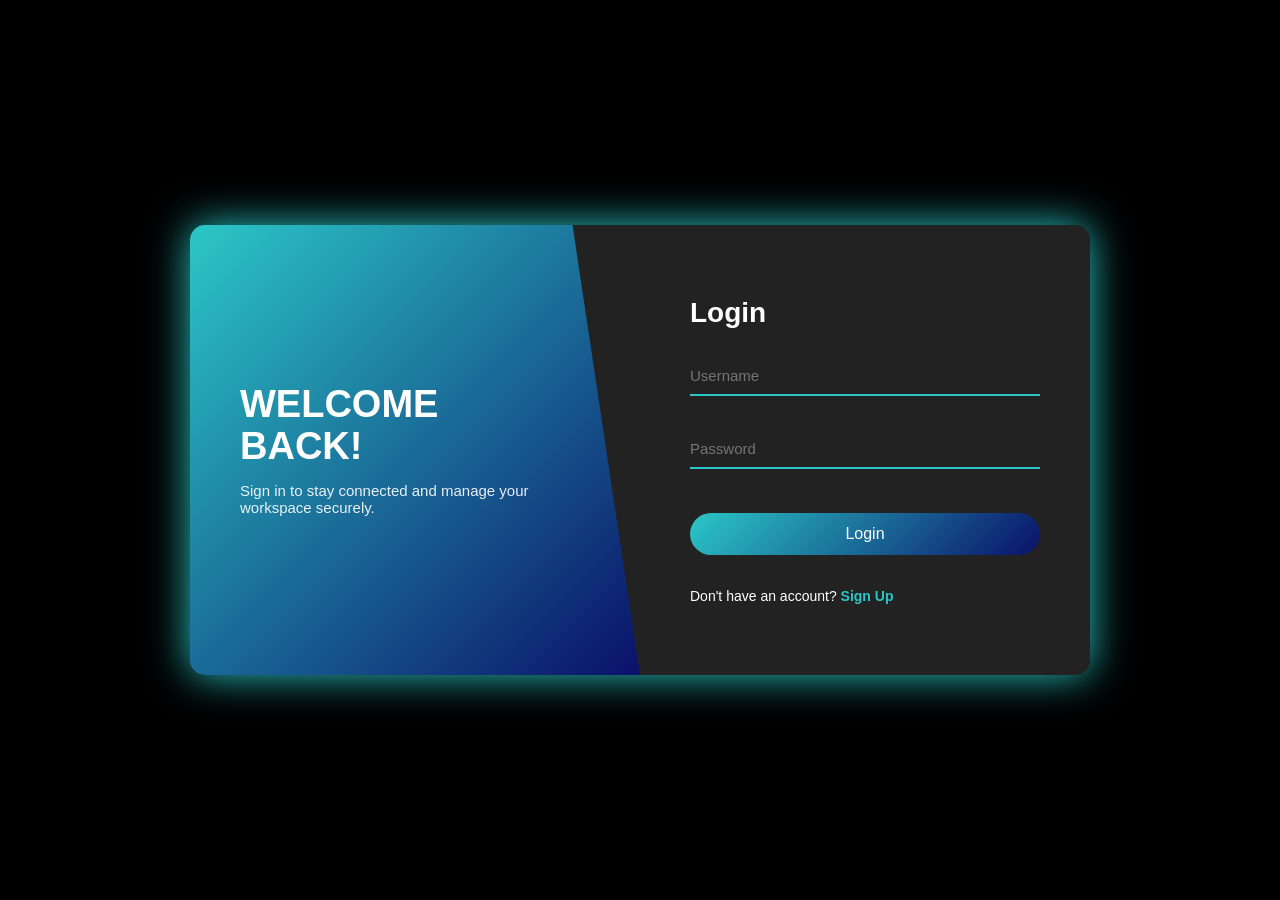
<file: projects/Login pg/index.html>
<!DOCTYPE html>
<html lang="en">
<head>
    <meta charset="UTF-8">
    <meta name="viewport" content="width=device-width, initial-scale=1.0">
    <title>Login & Register</title>
    <link rel="stylesheet" href="styles.css">
</head>
<body>
    <div class="container">
        <input type="checkbox" id="toggle">
        <div class="login">
            <div class="box">
                <div class="box1 login-text">
                    <h1>WELCOME <br>BACK!</h1>
                    <p>Sign in to stay connected and manage your workspace securely.</p>
                </div>
                <div class="box1 signup-text">
                    <h1>HELLO<br>FRIEND!</h1>
                    <p>Enter your personal details and start journey with us.</p>
                </div>  
            </div>
            
            <div class="forms">
                
                <form class="box2 form" id="loginForm">
                    <h2>Login</h2>
                    <input type="text" id="loginUser" required placeholder="Username"> <br>
                    <input type="password" id="loginPass" required placeholder="Password"> <br>
                    <button type="submit" id="loginBtn">Login</button> <br>
                    <label for="toggle">Don't have an account? <span>Sign Up</span></label>
                </form>  
                
                
                <form class="box2 signup" id="signupForm">
                    <h2>Register</h2>
                    <input type="text" id="signupUser" required placeholder="Username">
                    <input type="email" id="signupEmail" required placeholder="Email">
                    <input type="password" id="signupPass" required placeholder="Password">
                    <button type="submit" id="signupBtn">Register</button>
                    <label for="toggle">Already have an account? <span>Sign In</span></label>
                </form>  
            </div>   
        </div> 
    </div>
    <script src="script.js"></script>
</body>
</html>
</file>
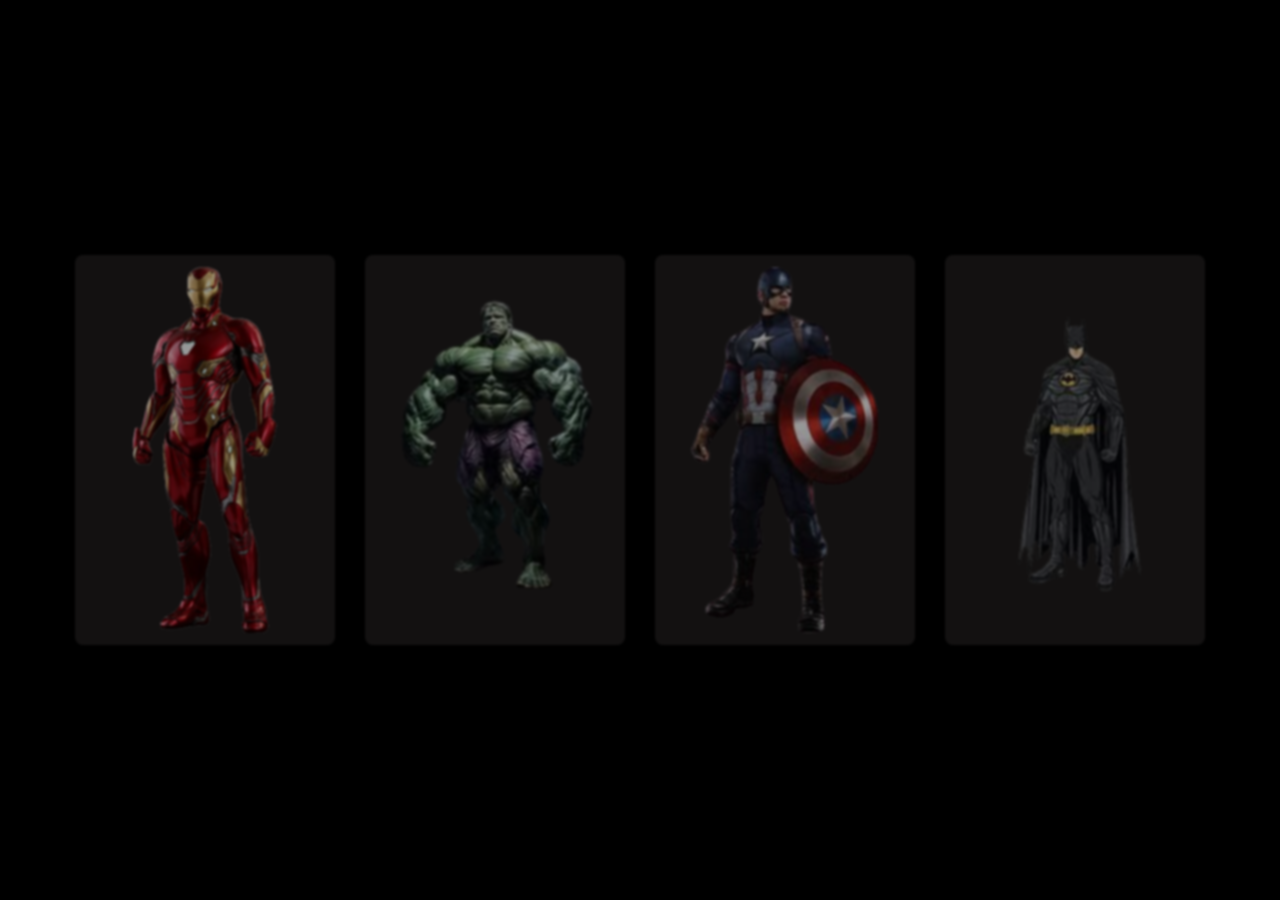
<file: projects/Avengers/task.html>
<!DOCTYPE html>
<html lang="en">
<head>
    <meta charset="UTF-8">
    <meta name="viewport" content="width=device-width, initial-scale=1.0">
    <title>Avengers Gallery</title>
    <link rel="stylesheet" href="task style.css">
    <link rel="shortcut icon" href="./avengers.jpg" type="image/x-icon">
</head>
<body>

    <div class="parent">
        <div class="child">
            <img src="./Marvel-avengers-infinity-war-iron-man-sixth-scale-figure-hot-toys-silo-903421-removebg-preview.png" alt="iron man">
        </div>
        <div class="child">
            <img src="./Untitled-removebg-preview(15).png" alt="hulk">
        </div>
        <div class="child">
            <img src="./Untitled-removebg-preview(16).png" alt="captain america">
        </div>
        <div class="child">
            <img src="./images-removebg-preview(8).png" alt="bat man">
        </div>
    </div>

</body>
</html>
</file>
<file: style.css>
:root {
  --bg-color: rgb(11, 19, 36);
  --card-bg: rgb(18, 29, 51);
  --accent-color: #38bdf8;
  --accent-glow: rgba(56, 189, 248, 0.25);
  --text-main: rgb(241, 245, 249);
  --text-muted: rgb(148, 163, 184);
  --border-color: rgb(30, 45, 74);
}

* {
  margin: 0;
  padding: 0;
  box-sizing: border-box;
}

html {
  scroll-behavior: smooth;
  font-family: 'Segoe UI', Tahoma, Geneva, Verdana, sans-serif;
  overflow-x: hidden;
}

body {
  background-color: var(--bg-color);
  color: var(--text-main);
  line-height: 1.6;
  overflow-x: hidden;
}

header {
  position: static;
  width: 100%;
  background: rgba(11, 19, 36, 0.95);
  border-bottom: 1px solid var(--border-color);
  z-index: 1000;
  backdrop-filter: blur(8px);
}

.header-container {
  max-width: 1100px;
  margin: 0 auto;
  padding: 1.2rem 2rem;
  display: flex;
  justify-content: space-between;
  align-items: center;
}

.logo {
  font-size: 1.5rem;
  font-weight: 700;
  color: var(--accent-color);
  text-decoration: none;
  letter-spacing: 0.5px;
}

.nav-links {
  display: flex;
  list-style: none;
  gap: 2rem;
}

.nav-links a {
  color: var(--text-muted);
  text-decoration: none;
  font-weight: 500;
  transition: color 0.3s ease;
}

.nav-links a:hover {
  color: var(--accent-color);
}

main {
  max-width: 1100px;
  margin: 0 auto;
  padding: 0 2rem;
}

section {
  padding: 3rem 0 2rem;
}

.section-title {
  margin-bottom: 3.5rem;
  text-align: center;
}

.section-title h2 {
  font-size: 2.3rem;
  color: var(--text-main);
  position: relative;
  display: inline-block;
  font-weight: 700;
}

.section-title h2::after {
  content: '';
  position: absolute;
  bottom: -10px;
  left: 50%;
  transform: translateX(-50%);
  width: 50px;
  height: 3px;
  background-color: var(--accent-color);
  border-radius: 2px;
}

.role-pill {
  display: inline-block;
  background-color: rgba(56, 189, 248, 0.1);
  color: var(--accent-color);
  padding: 0.4rem 1rem;
  border-radius: 20px;
  font-size: 0.85rem;
  font-weight: 600;
  border: 1px solid rgba(56, 189, 248, 0.2);
  margin-bottom: 1.2rem;
}

.btn {
  display: inline-flex;
  align-items: center;
  gap: 0.5rem;
  padding: 0.8rem 1.6rem;
  border-radius: 8px;
  font-weight: 600;
  text-decoration: none;
  cursor: pointer;
  transition: all 0.3s ease;
  border: 1px solid transparent;
}

.btn-primary {
  background-color: var(--accent-color);
  color: var(--bg-color);
}

.btn-primary:hover {
  box-shadow: 0 0 15px var(--accent-glow);
  transform: translateY(-2px);
}

.btn-secondary {
  border-color: var(--border-color);
  color: var(--text-main);
  background: var(--card-bg);
}

.btn-secondary:hover {
  border-color: var(--accent-color);
  color: var(--accent-color);
  transform: translateY(-2px);
}

.hero {
  min-height: 85vh;
  display: flex;
  align-items: center;
  justify-content: space-between;
  gap: 3rem;
  padding-top: 2rem;
}

.hero-content {
  flex: 1;
  max-width: 600px;
}

.hero h1 {
  font-size: 3rem;
  line-height: 1.25;
  margin-bottom: 1rem;
}

.hero h1 span {
  color: var(--accent-color);
}

.hero p {
  font-size: 1.1rem;
  color: var(--text-muted);
  margin-bottom: 2rem;
}

.hero-actions {
  display: flex;
  gap: 1rem;
  margin-bottom: 2rem;
}

.social-links {
  display: flex;
  gap: 1rem;
}

.icon-link {
  color: var(--text-muted);
  display: flex;
  align-items: center;
  justify-content: center;
  width: 42px;
  height: 42px;
  border: 1px solid var(--border-color);
  border-radius: 50%;
  background-color: var(--card-bg);
  transition: all 0.3s ease;
}

.icon-link:hover {
  color: var(--accent-color);
  border-color: var(--accent-color);
  transform: translateY(-3px);
  box-shadow: 0 0 12px var(--accent-glow);
}

.hero-image-container {
  flex-shrink: 0;
  width: 340px;
  height: 340px;
  border-radius: 50%;
  border: 4px solid var(--accent-color);
  padding: 6px;
  box-shadow: 0 0 30px var(--accent-glow);
  transition: transform 0.4s ease;
}

.hero-image-container:hover {
  transform: scale(1.03);
}

.profile-img {
  width: 100%;
  height: 100%;
  border-radius: 50%;
  object-fit: cover;
  object-position: center 10%; 
}

.about-section-wrapper {
  background-color: #162238;
  width: 100vw;
  margin-left: calc(50% - 50vw);
  margin-right: calc(50% - 50vw);
  padding: 6rem max(2rem, calc((100vw - 1100px) / 2)) 6rem;
}

.about-card {
  background-color: var(--card-bg);
  padding: 3rem 2.5rem;
  max-width: 850px;
  margin: 0 auto;
  border-radius: 16px;
  border: 1px solid var(--border-color);
  transition: all 0.3s ease;
}

.about-card:hover {
  border-color: var(--accent-color);
  transform: translateY(-6px);
  box-shadow: 0 8px 25px var(--accent-glow);
}

.about-card p {
  color: var(--text-muted);
  font-size: 1.05rem;
  line-height: 1.75;
  margin-bottom: 1.5rem;
}

.about-card p:last-child {
  margin-bottom: 0;
}

.skills-grid {
  display: grid;
  grid-template-columns: repeat(auto-fit, minmax(220px, 1fr));
  gap: 1.8rem;
  max-width: 950px;
  margin: 0 auto;
  justify-content: center;
  justify-items: center;
}

.skill-card {
  background-color: var(--card-bg);
  border: 1px solid var(--border-color);
  border-radius: 12px;
  padding: 2.2rem 1.5rem;
  display: flex;
  flex-direction: column;
  align-items: center;
  justify-content: center;
  gap: 1rem;
  transition: all 0.3s ease;
  cursor: default;
  width: 100%;
  max-width: 280px;
}

.skill-card:hover {
  border-color: var(--accent-color);
  transform: translateY(-6px);
  box-shadow: 0 8px 25px var(--accent-glow);
}

.skill-icon-wrapper {
  width: 54px;
  height: 54px;
  background-color: rgba(56, 189, 248, 0.08);
  border-radius: 12px;
  display: flex;
  align-items: center;
  justify-content: center;
  border: 1px solid rgba(56, 189, 248, 0.15);
  transition: transform 0.3s ease;
}

.skill-card:hover .skill-icon-wrapper {
  transform: scale(1.1);
  background-color: rgba(56, 189, 248, 0.15);
}

.skill-icon {
  width: 28px;
  height: 28px;
  color: var(--accent-color);
}

.skill-card h3 {
  font-size: 1.05rem;
  font-weight: 600;
  color: var(--text-main);
  text-align: center;
}

.projects-grid {
  display: grid;
  grid-template-columns: repeat(auto-fit, minmax(300px, 1fr));
  gap: 1.8rem;
}

.project-card {
  background-color: var(--card-bg);
  border-radius: 12px;
  border: 1px solid var(--border-color);
  padding: 2.2rem;
  transition: all 0.3s ease;
  display: flex;
  flex-direction: column;
}

.project-card:hover {
  transform: translateY(-6px);
  border-color: var(--accent-color);
  box-shadow: 0 8px 24px rgba(0, 0, 0, 0.3);
}

.project-title,
.project-card h3 {
  font-size: 1.35rem;
  margin-bottom: 0.8rem;
  color: var(--accent-color);
  font-weight: 600;
}
.project-title a {
    color: inherit;
    text-decoration: none;
}

.project-title a:hover {
    text-decoration: underline;
}

.project-card p {
  color: var(--text-muted);
  font-size: 0.98rem;
  line-height: 1.6;
  margin-bottom: 1.5rem;
}

.project-tech {
  display: flex;
  gap: 0.5rem;
  flex-wrap: wrap;
  margin-top: auto;
}

.project-tech span {
  background-color: rgba(30, 41, 59, 0.8);
  color: #ffffff;
  font-size: 0.75rem;
  font-weight: 600;
  padding: 0.3rem 0.7rem;
  border-radius: 6px;
  border: 1px solid var(--border-color);
}

.resume-card {
  background-color: var(--card-bg);
  border: 1px solid var(--border-color);
  border-radius: 12px;
  padding: 3rem;
  text-align: center;
  transition: all 0.3s ease;
}

.resume-card:hover {
  border-color: var(--accent-color);
  box-shadow: 0 0 20px var(--accent-glow);
}

.resume-card h2 {
  font-size: 2rem;
  margin-bottom: 1rem;
  color: #ffffff;
}

.resume-card p {
  color: var(--text-muted);
  max-width: 600px;
  margin: 0 auto 2rem;
  font-size: 1.05rem;
}

.contact-card {
  background-color: var(--card-bg);
  border: 1px solid var(--border-color);
  border-radius: 12px;
  padding: 2.5rem;
  max-width: 700px;
  margin: 0 auto;
}

.form-group {
  margin-bottom: 1.5rem;
}

.form-group label {
  display: block;
  margin-bottom: 0.5rem;
  color: var(--text-main);
  font-weight: 500;
}

.form-group input,
.form-group textarea {
  width: 100%;
  padding: 0.8rem 1rem;
  background-color: var(--bg-color);
  border: 1px solid var(--border-color);
  border-radius: 6px;
  color: var(--text-main);
  font-family: inherit;
  font-size: 1rem;
  transition: border-color 0.3s ease;
}

.form-group input:focus,
.form-group textarea:focus {
  outline: none;
  border-color: var(--accent-color);
}

.submit-btn {
  width: 100%;
  font-size: 1rem;
  justify-content: center;
}

footer {
  text-align: center;
  padding: 2.5rem 0;
  border-top: 1px solid var(--border-color);
  color: var(--text-muted);
  font-size: 0.9rem;
  margin-top: 4rem;
}

@media (max-width: 850px) {
  .hero {
    flex-direction: column-reverse;
    text-align: center;
    justify-content: center;
    padding-top: 2rem;
    min-height: auto;
  }

  .hero-actions,
  .social-links {
    justify-content: center;
  }

  .hero-image-container {
    width: 240px;
    height: 240px;
  }
}

@media (max-width: 768px) {
  .header-container {
    flex-direction: column;
    padding: 1rem;
    gap: 0.8rem;
  }

  .nav-links {
    gap: 1.2rem;
    font-size: 0.85rem;
    flex-wrap: wrap;
    justify-content: center;
  }

  .hero h1 {
    font-size: 2.4rem;
  }

  section {
    padding: 4rem 0 1rem;
  }

  .about-card,
  .resume-card,
  .contact-card {
    padding: 1.5rem;
  }
}
</file>
<file: projects/Cafe Nest/style.css>
html {
    scroll-behavior: smooth;
    scroll-padding-top: 80px; 
}
* {
    margin: 0;
    padding: 0;
    box-sizing: border-box;
}

body {
    font-family: 'Segoe UI', Tahoma, Geneva, Verdana, sans-serif;
    background-color: #0b0f19; 
    color: #e2e8f0;
    line-height: 1.6;
}

.container {
    width: 90%;
    max-width: 1100px;
    margin: 0 auto;
}

a {
    color: inherit;
    text-decoration: none;
}

@keyframes fadeInUp {
    from {
        opacity: 0;
        transform: translateY(30px);
    }
    to {
        opacity: 1;
        transform: translateY(0);
    }
}

@keyframes pulseGlow {
    0% {
        box-shadow: 0 0 10px rgba(217, 119, 6, 0.2);
    }
    50% {
        box-shadow: 0 0 22px rgba(217, 119, 6, 0.5);
    }
    100% {
        box-shadow: 0 0 10px rgba(217, 119, 6, 0.2);
    }
}

.header {
    background-color: #111827;
    position: sticky;
    top: 0;
    z-index: 100;
    border-bottom: 1px solid #1f293d;
    box-shadow: 0 4px 15px rgba(0, 0, 0, 0.4);
}

.nav-container {
    display: flex;
    justify-content: space-between;
    align-items: center;
    padding: 18px 0;
}

.logo {
    font-size: 1.5rem;
    font-weight: 700;
    color: #ffffff;
    letter-spacing: 0.5px;
}

.logo span {
    color: #f59e0b; 
}

.nav-links {
    display: flex;
    gap: 20px;
}

.nav-links a {
    color: #cbd5e1;
    font-weight: 500;
    transition: color 0.3s ease, transform 0.2s ease;
}

.nav-links a:hover {
    color: #f59e0b;
    transform: translateY(-2px);
}

.hero {
    background: linear-gradient(rgba(11, 15, 25, 0.82), rgba(11, 15, 25, 0.95)), 
                url(images/bg.avif) center/cover no-repeat;
    padding: 110px 0;
    text-align: center;
    position: relative;
    overflow: hidden;
}

.hero-content {
    animation: fadeInUp 1s ease-out forwards;
}

.hero-content h1 {
    font-size: 3rem;
    color: #ffffff;
    margin-bottom: 15px;
    letter-spacing: 1px;
    text-shadow: 0 2px 10px rgba(0,0,0,0.5);
}

.hero-content p {
    font-size: 1.15rem;
    color: #94a3b8;
    max-width: 620px;
    margin: 0 auto 35px auto;
}

.hero-buttons {
    display: flex;
    justify-content: center;
    gap: 15px;
}

.btn {
    display: inline-block;
    padding: 12px 30px;
    border-radius: 6px;
    font-weight: 600;
    cursor: pointer;
    border: none;
    transition: all 0.3s cubic-bezier(0.4, 0, 0.2, 1);
}

.btn-primary {
    background: linear-gradient(135deg, #f59e0b, #d97706);
    color: #ffffff;
    box-shadow: 0 4px 15px rgba(217, 119, 6, 0.3);
}

.btn-primary:hover {
    transform: translateY(-3px) scale(1.03);
    box-shadow: 0 8px 25px rgba(217, 119, 6, 0.5);
}

.btn-secondary {
    background-color: #1f293d;
    color: #ffffff;
    border: 1px solid #334155;
}

.btn-secondary:hover {
    background-color: #334155;
    transform: translateY(-3px);
    border-color: #64748b;
}

.about {
    padding: 80px 0;
    background-color: #0b0f19;
}

.about-text {
    text-align: center;
    max-width: 700px;
    margin: 0 auto;
}

.about-text h2 {
    font-size: 2.2rem;
    color: #ffffff;
    margin-bottom: 15px;
}

.about-text p {
    color: #94a3b8;
    margin-bottom: 30px;
}

.stats {
    display: flex;
    justify-content: space-around;
    gap: 20px;
    margin-top: 20px;
}

.stat-box {
    background-color: #111827;
    padding: 24px;
    border-radius: 10px;
    flex: 1;
    border: 1px solid #1f293d;
    transition: transform 0.3s ease, border-color 0.3s ease;
}

.stat-box:hover {
    transform: translateY(-5px);
    border-color: #f59e0b;
}

.stat-box h3 {
    font-size: 2rem;
    color: #f59e0b;
}

.stat-box p {
    font-size: 0.9rem;
    color: #cbd5e1;
    margin-bottom: 0;
}

.menu {
    padding: 80px 0;
    background-color: #111827;
}

.section-title {
    text-align: center;
    font-size: 2.2rem;
    color: #ffffff;
    margin-bottom: 45px;
    position: relative;
}

.section-title::after {
    content: '';
    display: block;
    width: 60px;
    height: 3px;
    background: #f59e0b;
    margin: 10px auto 0 auto;
    border-radius: 2px;
}

.menu-grid {
    display: grid;
    grid-template-columns: repeat(auto-fit, minmax(280px, 1fr));
    gap: 28px;
}

.menu-card {
    background-color: #0b0f19;
    border-radius: 12px;
    overflow: hidden;
    border: 1px solid #1f293d;
    transition: all 0.4s cubic-bezier(0.165, 0.84, 0.44, 1);
    position: relative;
}

.menu-card:hover {
    transform: translateY(-8px);
    border-color: #f59e0b;
    box-shadow: 0 12px 30px rgba(0, 0, 0, 0.5), 0 0 15px rgba(245, 158, 11, 0.2);
}

.menu-card img {
    width: 100%;
    height: 260px;
    object-fit: cover;
    object-position: center 50%;
    transition: transform 0.5s ease;
}

.menu-card:hover img {
    transform: scale(1.08); 
}

.menu-info {
    padding: 22px;
    background-color: #0b0f19;
    position: relative;
    z-index: 2;
}

.menu-header {
    display: flex;
    justify-content: space-between;
    align-items: center;
    margin-bottom: 10px;
}

.menu-header h3 {
    font-size: 1.15rem;
    color: #ffffff;
    transition: color 0.3s ease;
}

.menu-card:hover .menu-header h3 {
    color: #f59e0b;
}

.price {
    color: #f59e0b;
    font-weight: 700;
    font-size: 1.05rem;
}

.menu-info p {
    font-size: 0.9rem;
    color: #94a3b8;
}


.special {
    padding: 60px 0;
    background-color: #0b0f19;
}

.special-box {
    background-color: #111827;
    border: 1px solid #f59e0b;
    padding: 40px;
    border-radius: 12px;
    text-align: center;
    animation: pulseGlow 4s infinite ease-in-out;
}

.special-box h2 {
    color: #ffffff;
    margin-bottom: 10px;
}

.special-box p {
    color: #cbd5e1;
    margin-bottom: 20px;
}

.contact-section {
    background-color: #0b0f19;
    padding: 70px 20px;
    color: #ffffff;
}

.contact-container {
    max-width: 1100px;
    margin: 0 auto;
    background-color: #111827;
    border-radius: 14px;
    padding: 40px;
    display: grid;
    grid-template-columns: 1fr 1fr;
    gap: 40px;
    align-items: start;
    border: 1px solid #1f293d;
    box-shadow: 0 10px 30px rgba(0, 0, 0, 0.4);
}

.contact-info h2 {
    font-size: 28px;
    margin-bottom: 10px;
    color: #ffffff;
}

.contact-info .subtitle {
    color: #94a3b8;
    margin-bottom: 30px;
    font-size: 14px;
    line-height: 1.5;
}

.info-group {
    margin-bottom: 20px;
}

.info-group .label {
    display: block;
    color: #f59e0b;
    font-weight: bold;
    font-size: 12px;
    letter-spacing: 1px;
    margin-bottom: 4px;
}

.info-group p {
    margin: 0;
    font-size: 15px;
    color: #e2e8f0;
}

.branch-card {
    margin-top: 30px;
    background-color: #0b0f19;
    border: 1px solid #1f293d;
    border-radius: 10px;
    padding: 16px;
    display: flex;
    align-items: center;
    gap: 15px;
    transition: border-color 0.3s ease;
}

.branch-card:hover {
    border-color: #f59e0b;
}

.pin-icon {
    font-size: 24px;
    background-color: #1f293d;
    padding: 10px;
    border-radius: 50%;
}

.branch-details h4 {
    margin: 0 0 4px 0;
    font-size: 15px;
    color: #ffffff;
}

.branch-details p {
    margin: 0;
    font-size: 12px;
    color: #94a3b8;
}

/* Form Styling */
.contact-form {
    display: flex;
    flex-direction: column;
    gap: 20px;
}

.form-group {
    display: flex;
    flex-direction: column;
    gap: 8px;
}

.form-group label {
    font-size: 14px;
    color: #e2e8f0;
    font-weight: 500;
}

.form-group input,
.form-group textarea {
    width: 100%;
    padding: 12px 16px;
    background-color: #0b0f19;
    border: 1px solid #1f293d;
    border-radius: 8px;
    color: #ffffff;
    font-size: 14px;
    outline: none;
    box-sizing: border-box;
    transition: border-color 0.3s ease, box-shadow 0.3s ease;
}

.form-group input:focus,
.form-group textarea:focus {
    border-color: #f59e0b;
    box-shadow: 0 0 8px rgba(245, 158, 11, 0.3);
}

.form-group input::placeholder,
.form-group textarea::placeholder {
    color: #64748b;
}

.submit-btn {
    background: linear-gradient(135deg, #f59e0b, #d97706);
    color: #ffffff;
    border: none;
    padding: 14px;
    border-radius: 8px;
    font-size: 16px;
    font-weight: bold;
    cursor: pointer;
    transition: all 0.3s ease;
}

.submit-btn:hover {
    transform: translateY(-2px);
    box-shadow: 0 6px 20px rgba(217, 119, 6, 0.4);
}

.footer {
    background-color: #070a12;
    padding: 25px 0;
    border-top: 1px solid #1f293d;
}

.footer-content {
    max-width: 1100px;
    margin: 0 auto;
    padding: 0 20px;
    display: flex;
    justify-content: space-between;
    align-items: center;
    flex-wrap: wrap;
    gap: 15px;
}

.footer-content p {
    margin: 0;
    font-size: 14px;
    color: #64748b;
}

.footer-links {
    display: flex;
    gap: 20px;
}

.footer-links a {
    color: #94a3b8;
    text-decoration: none;
    font-size: 14px;
    transition: color 0.2s ease;
}

.footer-links a:hover {
    color: #f59e0b;
}

@media (max-width: 768px) {
    .nav-container {
        flex-direction: column;
        gap: 12px;
    }

    .hero-content h1 {
        font-size: 2.2rem;
    }

    .hero-content p {
        font-size: 1rem;
    }

    .stats {
        flex-direction: column;
    }

    .contact-container {
        grid-template-columns: 1fr;
        padding: 24px;
    }

    .footer-content {
        flex-direction: column;
        text-align: center;
    }
}
</file>
<file: projects/calculator/style.css>
* {
    box-sizing: border-box;
    margin: 0;
    padding: 0;
    font-family: -apple-system, BlinkMacSystemFont, "Segoe UI", Roboto, sans-serif;
}

body {
    width: 100%;
    min-height: 100vh;
    display: flex;
    justify-content: center;
    align-items: center;
    background-color: rgb(13, 17, 23);
    padding: 20px;
}

.calculator {
    width: 100%;
    max-width: 340px;
    padding: 22px;
    border-radius: 18px;
    background-color: rgb(22, 27, 34);
    border: 1px solid rgb(48, 54, 61);
    box-shadow: 0 12px 28px rgba(0, 0, 0, 0.45);
}

.display {
    width: 100%;
    height: 75px;
    text-align: right;
    border: 1px solid rgb(48, 54, 61);
    border-radius: 12px;
    margin-bottom: 20px;
    background-color: rgb(13, 17, 23);
    color: rgb(88, 166, 255);
    padding: 12px 18px;
    font-size: clamp(22px, 6vw, 28px);
    font-weight: 500;
    letter-spacing: 0.5px;
    outline: none;
}

.buttons-grid {
    display: grid;
    grid-template-columns: repeat(4, 1fr);
    gap: 12px;
}

.btn {
    width: 100%;
    aspect-ratio: 1;
    border: 1px solid rgb(48, 54, 61);
    border-radius: 12px;
    font-size: clamp(18px, 4.5vw, 22px);
    font-weight: 500;
    cursor: pointer;
    background-color: rgb(33, 38, 45);
    color: rgb(240, 246, 252);
    transition: background-color 0.15s ease, border-color 0.15s ease, transform 0.08s ease;
}

.btn:hover {
    background-color: rgb(44, 49, 58);
    border-color: rgb(139, 148, 158);
}

.btn:active {
    transform: scale(0.96);
    background-color: rgb(28, 33, 40);
}

.btn-purple {
    background-color: rgba(248, 81, 73, 0.12);
    color: rgb(248, 81, 73);
    border-color: rgba(248, 81, 73, 0.35);
}

.btn-purple:hover {
    background-color: rgb(218, 54, 51);
    color: rgb(255, 255, 255);
    border-color: rgb(218, 54, 51);
}

.btn-blue {
    background-color: rgba(88, 166, 255, 0.12);
    color: rgb(88, 166, 255);
    border-color: rgba(88, 166, 255, 0.3);
}

.btn-blue:hover {
    background-color: rgba(88, 166, 255, 0.25);
    border-color: rgb(88, 166, 255);
}

.btn-equal {
    grid-column: span 2;
    aspect-ratio: auto;
    height: 100%;
    background-color: rgba(88, 166, 255, 0.2);
    color: rgb(88, 166, 255);
    border: 1px solid rgb(88, 166, 255);
    font-weight: 600;
}

.btn-equal:hover {
    background-color: rgb(88, 166, 255);
    color: rgb(255, 255, 255);
    border-color: rgb(88, 166, 255);
}

@media (max-width: 380px) {
    .calculator {
        padding: 18px;
    }

    .buttons-grid {
        gap: 10px;
    }

    .display {
        height: 68px;
    }
}
</file>
<file: projects/Frontend skill quiz/style.css>
* {
  margin: 0;
  padding: 0;
  box-sizing: border-box;
  font-family: 'Segoe UI', Tahoma, Geneva, Verdana, sans-serif;
}

body {
  background-color: rgb(15, 23, 42);
  color: rgb(241, 245, 249);
  min-height: 100vh;
  display: flex;
  justify-content: center;
  align-items: center;
  padding: 16px;
}

body.light-theme {
  background-color: rgb(241, 245, 249);
  color: rgb(15, 23, 42);
}

.quiz-card {
  width: 100%;
  max-width: 580px;
  background-color: rgb(30, 41, 59);
  padding: 24px;
  border-radius: 16px;
  display: flex;
  flex-direction: column;
  gap: 16px;
  box-shadow: 0 4px 12px rgba(0, 0, 0, 0.2);
}

body.light-theme .quiz-card {
  background-color: rgb(255, 255, 255);
  border: 1px solid rgb(203, 213, 225);
  box-shadow: 0 4px 12px rgba(0, 0, 0, 0.05);
}

.top-bar {
  display: flex;
  justify-content: space-between;
  align-items: center;
  border-bottom: 1px solid rgb(51, 65, 85);
  padding-bottom: 12px;
  gap: 10px;
}

body.light-theme .top-bar {
  border-bottom-color: rgb(226, 232, 240);
}

.title {
  font-size: 18px;
  font-weight: 700;
  color: rgb(14, 165, 233);
}

body.light-theme .title {
  color: rgb(2, 132, 199);
}

.theme-btn {
  background-color: rgb(51, 65, 85);
  color: rgb(241, 245, 249);
  border: none;
  padding: 6px 12px;
  border-radius: 6px;
  cursor: pointer;
  font-size: 12px;
  font-weight: 600;
  white-space: nowrap;
}

body.light-theme .theme-btn {
  background-color: rgb(15, 23, 42);
  color: rgb(255, 255, 255);
}

.progress-bar-bg {
  width: 100%;
  height: 8px;
  background-color: rgb(15, 23, 42);
  border-radius: 4px;
  overflow: hidden;
}

body.light-theme .progress-bar-bg {
  background-color: rgb(226, 232, 240);
}

.progress-fill {
  height: 100%;
  width: 0%;
  background-color: rgb(14, 165, 233);
  transition: width 0.3s ease;
}

.status-text {
  font-size: 12px;
  color: rgb(148, 163, 184);
  font-weight: 600;
}

body.light-theme .status-text {
  color: rgb(100, 116, 139);
}

.question-text {
  font-size: 15px;
  font-weight: 600;
  line-height: 1.4;
  margin-top: 4px;
}

body.light-theme .question-text {
  color: rgb(15, 23, 42);
}

.options-grid {
  display: flex;
  flex-direction: column;
  gap: 10px;
}

.option-btn {
  background-color: rgb(15, 23, 42);
  color: rgb(241, 245, 249);
  border: 1px solid rgb(51, 65, 85);
  padding: 12px;
  border-radius: 8px;
  cursor: pointer;
  text-align: left;
  font-size: 13px;
  font-weight: 500;
  transition: all 0.2s;
  width: 100%;
  word-break: break-word;
}

body.light-theme .option-btn {
  background-color: rgb(248, 250, 252);
  color: rgb(15, 23, 42);
  border-color: rgb(203, 213, 225);
}

.option-btn:hover:not(:disabled) {
  border-color: rgb(14, 165, 233);
}

body.light-theme .option-btn.correct,
.option-btn.correct {
  background-color: rgb(34, 197, 94) !important;
  color: rgb(255, 255, 255) !important;
  border-color: rgb(34, 197, 94) !important;
  font-weight: 600;
}

body.light-theme .option-btn.wrong,
.option-btn.wrong {
  background-color: rgb(239, 68, 68) !important;
  color: rgb(255, 255, 255) !important;
  border-color: rgb(239, 68, 68) !important;
  font-weight: 600;
}

.result-box {
  text-align: center;
  display: none;
  flex-direction: column;
  gap: 14px;
  padding: 12px 0;
}

.score-badge {
  font-size: 22px;
  font-weight: 700;
  color: rgb(34, 197, 94);
}

body.light-theme .score-badge {
  color: rgb(22, 163, 74);
}

.feedback-text {
  font-size: 13px;
  color: rgb(148, 163, 184);
}

body.light-theme .feedback-text {
  color: rgb(71, 85, 105);
}

.restart-btn {
  background-color: rgb(14, 165, 233);
  color: rgb(255, 255, 255);
  border: none;
  padding: 10px 18px;
  border-radius: 8px;
  cursor: pointer;
  font-weight: 600;
  font-size: 13px;
  align-self: center;
}

@media (max-width: 480px) {
  .quiz-card {
    padding: 16px;
  }

  .title {
    font-size: 16px;
  }

  .question-text {
    font-size: 14px;
  }

  .option-btn {
    padding: 10px;
    font-size: 12px;
  }
}
</file>
<file: projects/Image Gallery/style.css>
* {
    margin: 0;
    padding: 0;
    box-sizing: border-box;
    font-family: 'Segoe UI', Tahoma, Geneva, Verdana, sans-serif;
}

html {
    scroll-behavior: smooth;
    scroll-padding-top: 80px; 
}

body {
    background-color: rgb(38, 28, 22);
    color: rgb(245, 235, 224);
    overflow-x: hidden;
}

header {
    background-color: rgb(54, 38, 30);
    color: rgb(255, 255, 255);
    padding: 15px 50px;
    display: flex;
    justify-content: space-between;
    align-items: center;
    position: sticky;
    top: 0;
    z-index: 100;
    box-shadow: 0 4px 15px rgba(0, 0, 0, 0.4);
    border-bottom: 1px solid rgb(82, 59, 47);
}

.logo {
    font-size: 24px;
    font-weight: bold;
    color: rgb(222, 184, 153);
    letter-spacing: 1px;
}

nav ul {
    list-style: none;
    display: flex;
    gap: 25px;
}

nav ul li a {
    color: rgb(201, 169, 150);
    text-decoration: none;
    font-size: 16px;
    transition: color 0.3s;
}

nav ul li a:hover {
    color: rgb(153, 101, 74);
}

.hero {
    background: linear-gradient(rgba(38, 28, 22, 0.88), rgba(38, 28, 22, 0.88)), url('images/library bg.jpg');
    background-size: cover;
    background-position: center;
    color: rgb(255, 255, 255);
    text-align: center;
    padding: 80px 20px;
    border-bottom: 1px solid rgb(82, 59, 47);
}

.hero h1 {
    font-size: 40px;
    margin-bottom: 15px;
    color: rgb(222, 184, 153);
}

.hero p {
    font-size: 18px;
    margin-bottom: 25px;
    color: rgb(201, 169, 150);
    max-width: 700px;
    margin-left: auto;
    margin-right: auto;
}

.gallery-container {
    max-width: 1200px;
    margin: 40px auto;
    padding: 0 20px;
}

.section-title {
    text-align: center;
    font-size: 32px;
    margin-bottom: 20px;
    color: rgb(245, 235, 224);
}

.filter-buttons {
    display: flex;
    justify-content: center;
    gap: 12px;
    flex-wrap: wrap;
    margin-bottom: 40px;
}

.filter-btn {
    background-color: rgb(54, 38, 30);
    border: 1px solid rgb(82, 59, 47);
    padding: 10px 20px;
    border-radius: 20px;
    cursor: pointer;
    font-weight: 600;
    color: rgb(201, 169, 150);
    transition: all 0.3s ease;
}

.filter-btn.active, .filter-btn:hover {
    background-color: rgb(153, 101, 74);
    border-color: rgb(153, 101, 74);
    color: rgb(255, 255, 255);
}

.book-grid {
    display: grid;
    grid-template-columns: repeat(auto-fit, minmax(230px, 1fr));
    gap: 25px;
    scroll-margin-top: 20px;
}

.book-card {
    background: rgb(54, 38, 30);
    border-radius: 10px;
    box-shadow: 0 4px 15px rgba(0, 0, 0, 0.4);
    overflow: hidden;
    transition: transform 0.3s ease, box-shadow 0.3s ease;
    text-align: center;
    padding-bottom: 20px;
    cursor: pointer;
    border: 1px solid rgb(82, 59, 47);
    display: flex;
    flex-direction: column;
    justify-content: space-between;
}

.book-card:hover {
    transform: translateY(-8px);
    box-shadow: 0 12px 25px rgba(153, 101, 74, 0.3);
    border-color: rgb(153, 101, 74);
}

.book-card img {
    width: 100%;
    height: 300px;
    border-bottom: 1px solid rgb(82, 59, 47);
}

.book-card h3 {
    font-size: 18px;
    margin: 15px 10px 5px;
    color: rgb(245, 235, 224);
}

.book-card p {
    font-size: 14px;
    color: rgb(201, 169, 150);
    margin-bottom: 15px;
}

.view-btn {
    background-color: rgb(122, 77, 53);
    border: 1px solid rgb(153, 101, 74);
    padding: 8px 18px;
    color: rgb(255, 255, 255);
    border-radius: 5px;
    cursor: pointer;
    font-weight: 600;
    transition: background 0.2s, border-color 0.2s;
    align-self: center;
}

.view-btn:hover {
    background-color: rgb(153, 101, 74);
    border-color: rgb(189, 134, 105);
}

.lightbox {
    display: none;
    position: fixed;
    z-index: 1000;
    top: 0;
    left: 0;
    width: 100%;
    height: 100%;
    background-color: rgba(26, 18, 14, 0.95);
    justify-content: center;
    align-items: center;
    flex-direction: column;
    padding: 20px;
}

.lightbox-content {
    max-width: 90%;
    max-height: 65vh;
    border-radius: 8px;
    object-fit: contain;
}

.lightbox-caption {
    color: rgb(245, 235, 224);
    margin-top: 15px;
    font-size: 18px;
    text-align: center;
}

.close-lightbox {
    position: absolute;
    top: 20px;
    right: 25px;
    color: rgb(245, 235, 224);
    font-size: 35px;
    cursor: pointer;
}

.lightbox-nav {
    position: absolute;
    top: 50%;
    width: 100%;
    display: flex;
    justify-content: space-between;
    padding: 0 20px;
    transform: translateY(-50%);
    pointer-events: none;
}

.nav-btn {
    pointer-events: auto;
    background-color: rgba(255, 255, 255, 0.2);
    color: rgb(255, 255, 255);
    border: none;
    padding: 12px 18px;
    font-size: 20px;
    cursor: pointer;
    border-radius: 50%;
    transition: background 0.3s;
}

.nav-btn:hover {
    background-color: rgba(255, 255, 255, 0.4);
}

footer {
    background-color: rgb(54, 38, 30);
    color: rgb(201, 169, 150);
    text-align: center;
    padding: 25px 0;
    margin-top: 60px;
    font-size: 14px;
    border-top: 1px solid rgb(82, 59, 47);
    width: 100%;
}

@media (max-width: 768px) {
    header {
        padding: 15px 20px;
        flex-direction: column;
        gap: 12px;
    }

    nav ul {
        gap: 18px;
    }

    .hero {
        padding: 50px 15px;
    }

    .hero h1 {
        font-size: 28px;
    }

    .hero p {
        font-size: 15px;
    }

    .section-title {
        font-size: 26px;
    }

    .filter-btn {
        padding: 8px 15px;
        font-size: 14px;
    }

    .book-grid {
        grid-template-columns: repeat(auto-fit, minmax(200px, 1fr));
        gap: 20px;
    }

    .book-card img {
        height: 260px;
    }
}

@media (max-width: 480px) {
    .book-grid {
        grid-template-columns: 1fr;
    }

    .filter-buttons {
        gap: 8px;
    }

    .filter-btn {
        padding: 6px 12px;
        font-size: 13px;
    }

    .lightbox-nav {
        padding: 0 10px;
    }

    .nav-btn {
        padding: 8px 14px;
        font-size: 16px;
    }
}
</file>
<file: projects/Login pg/styles.css>
* {
    margin: 0;
    padding: 0;
    box-sizing: border-box;
    font-family: 'Segoe UI', sans-serif;
}

body {
    background: black;
    min-height: 100vh;
    display: flex;
    justify-content: center;
    align-items: center;
    padding: 20px;
}

.container {
    width: 100%;
    max-width: 900px;
    height: 450px;
    position: relative;
}

#toggle {
    display: none;
}

.login{
    width: 100%;
    height: 100%;
    display: flex;
    border-radius: 15px;
    overflow: hidden;
    box-shadow: 0 0 40px rgb(43, 199, 199);
    background: #222;
}

.box {
    width: 50%;
    position: relative;
    background: linear-gradient(135deg, rgb(43, 199, 199), #0a1169);
    clip-path: polygon(0 0, 85% 0, 100% 100%, 0 100%);
    overflow: hidden;
}

.box1 {
    position: absolute;
    inset: 0;
    padding: 50px;
    color: white;
    display: flex;
    flex-direction: column;
    justify-content: center;
    transition: 0.8s ease;
}

.login-text {
    transform: translateX(0);
}

.signup-text {
    transform: translateX(-100%);
}

#toggle:checked ~ .login .login-text {
    transform: translateX(100%);
}

#toggle:checked ~ .login .signup-text {
    transform: translateX(0);
}

.box1 h1 {
    font-size: 38px;
    line-height: 1.1;
}

.box1 p {
    opacity: 0.9;
    margin-top: 15px;
    font-size: 15px;
}

.forms {
    width: 50%;
    position: relative;
    background: #222;
    overflow: hidden;
}

.box2 {
    position: absolute;
    inset: 0;
    padding: 40px 50px;
    color: white;
    display: flex;
    flex-direction: column;
    justify-content: center; /* Yeh text aur inputs ko vertically center kar dega */
    transition: 0.8s ease;
}

.signup {
    transform: translateX(100%);
}

#toggle:checked ~ .login .form {
    transform: translateX(-100%);
}

#toggle:checked ~ .login .signup {
    transform: translateX(0);
}

.box2 h2 {
    margin-bottom: 20px;
    font-size: 28px;
}

.box2 input {
    width: 100%;
    padding: 10px 0;
    margin: 8px 0;
    background: transparent;
    border: none;
    border-bottom: 2px solid rgb(43, 199, 199);
    color: white;
    outline: none;
    font-size: 15px;
}

.box2 button {
    width: 100%;
    padding: 12px;
    margin-top: 18px;
    border: none;
    border-radius: 25px;
    background: linear-gradient(135deg, rgb(43, 199, 199), #0a1169);
    color: white;
    font-size: 16px;
    cursor: pointer;
    transition: 0.4s;
}

.box2 button:hover {
    box-shadow: 0 0 20px rgb(43, 199, 199);
    transform: scale(1.02);
}

label {
    display: block;
    margin-top: 15px;
    font-size: 14px;
    cursor: pointer;
}

label span {
    content: '';
    color: rgb(43, 199, 199);
    font-weight: bold;
}

/* Responsive Styles */
@media (max-width: 768px) {
    body {
        align-items: flex-start;
        padding: 10px;
    }

    .container {
        height: auto;
        margin-top: 20px;
    }

    .login {
        flex-direction: column;
        height: auto;
    }

    .box {
        width: 100%;
        height: 220px;
        clip-path: none;
    }

    .box1 {
        padding: 25px;
        text-align: center;
        align-items: center;
    }

    .forms {
        width: 100%;
        height: 380px;
    }

    .box2 {
        padding: 30px;
    }
}
</file>
<file: projects/Avengers/task style.css>
body {
    background-color: black;
    margin: 0;
    padding: 0;
    min-height: 100vh;
    display: flex;
    justify-content: center;
    align-items: center;
    overflow-x: hidden;
}

.parent {
    display: flex;
    flex-wrap: wrap;
    justify-content: center;
    align-items: center;
    gap: 30px;
    width: 100%;
    max-width: 1300px;
    padding: 20px;
    box-sizing: border-box;
}

.child {
    display: flex;
    justify-content: center;
    align-items: center;
}

.child img {

    width: 260px;
    height: 390px;
    object-fit: contain;
    background-color: rgb(31, 29, 29);
    filter: brightness(60%) blur(1px);
    border-radius: 8px;
    padding: 12px;
    box-sizing: border-box;
    transition: transform 0.3s ease, filter 0.3s ease;
}

.child img:hover {
    transform: scale(1.08);
    filter: brightness(100%) blur(0px);
}

@media (max-width: 768px) {
    .parent {
        gap: 20px;
    }

    .child img {
        width: 180px;
        height: 270px;
    }
}

@media (max-width: 480px) {
    .parent {
        gap: 15px;
    }

    .child img {
        width: 145px;
        height: 220px;
        padding: 8px;
    }
}
</file>
